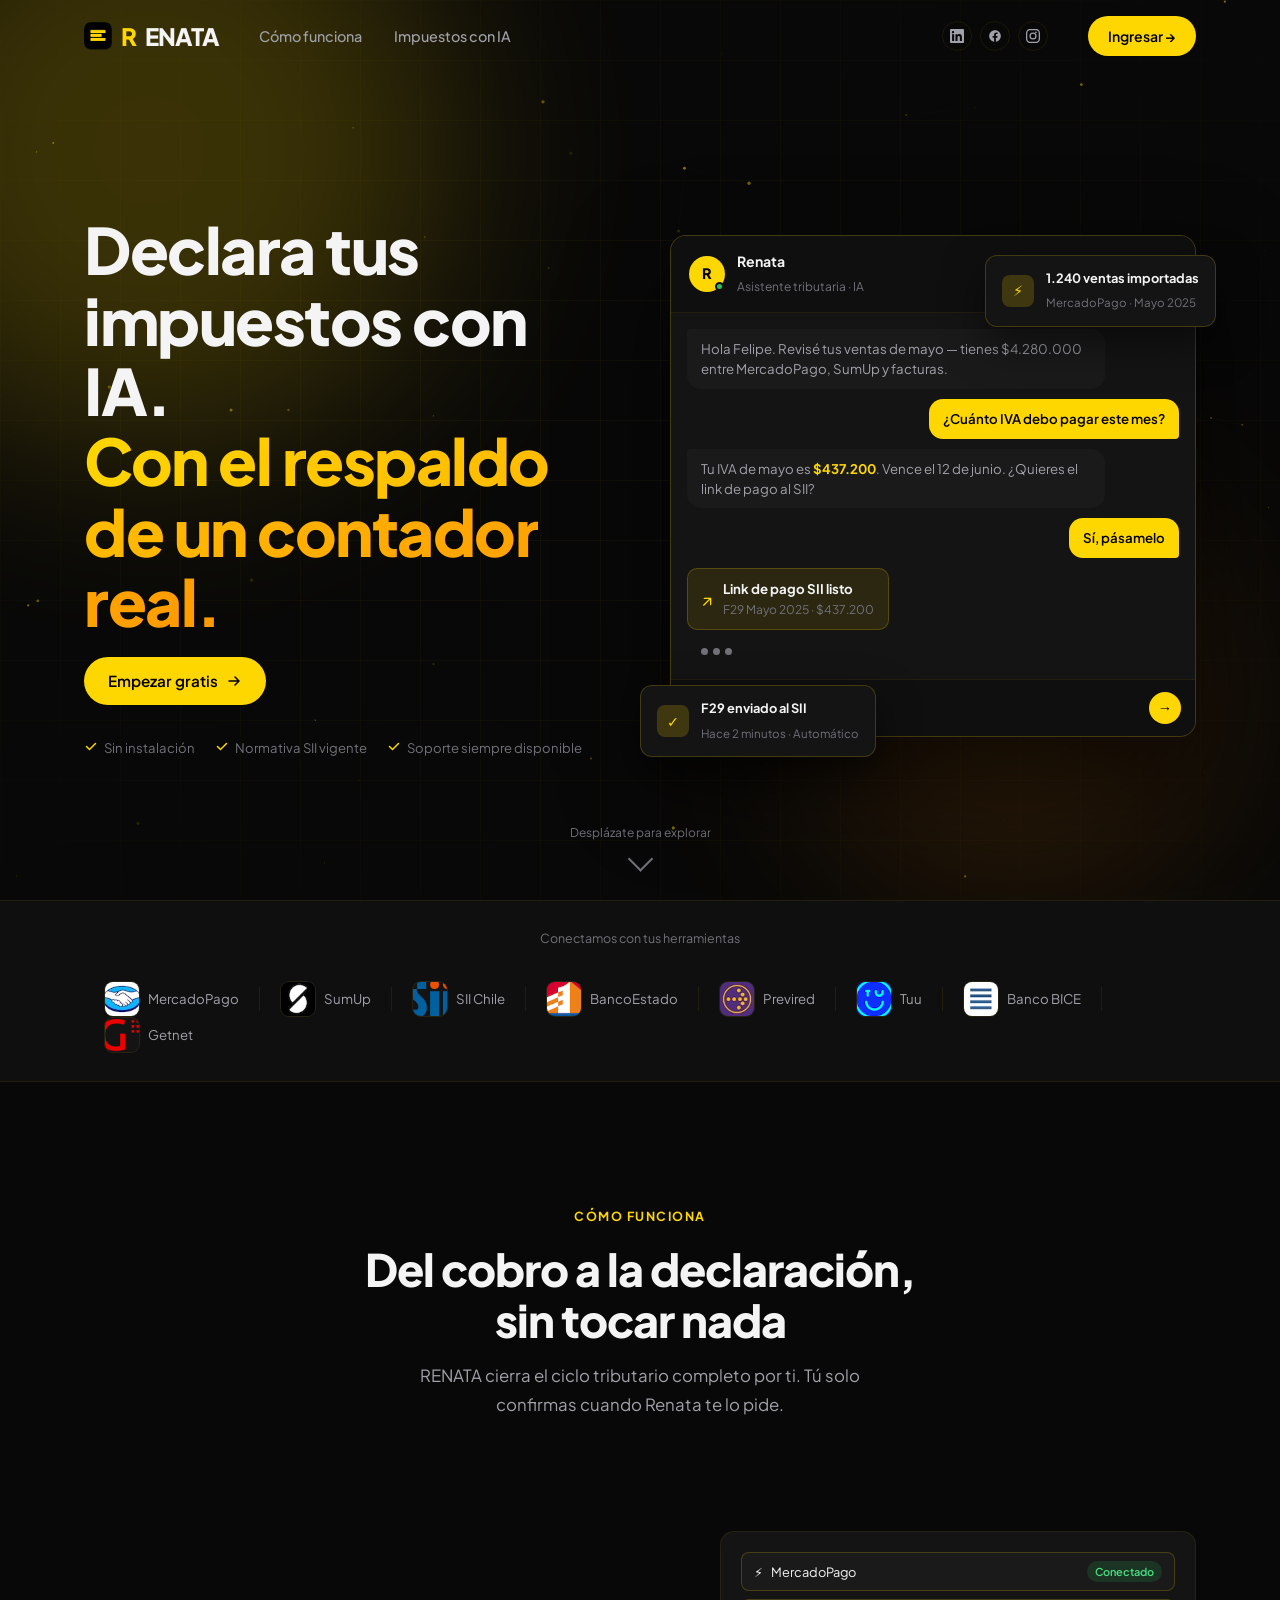
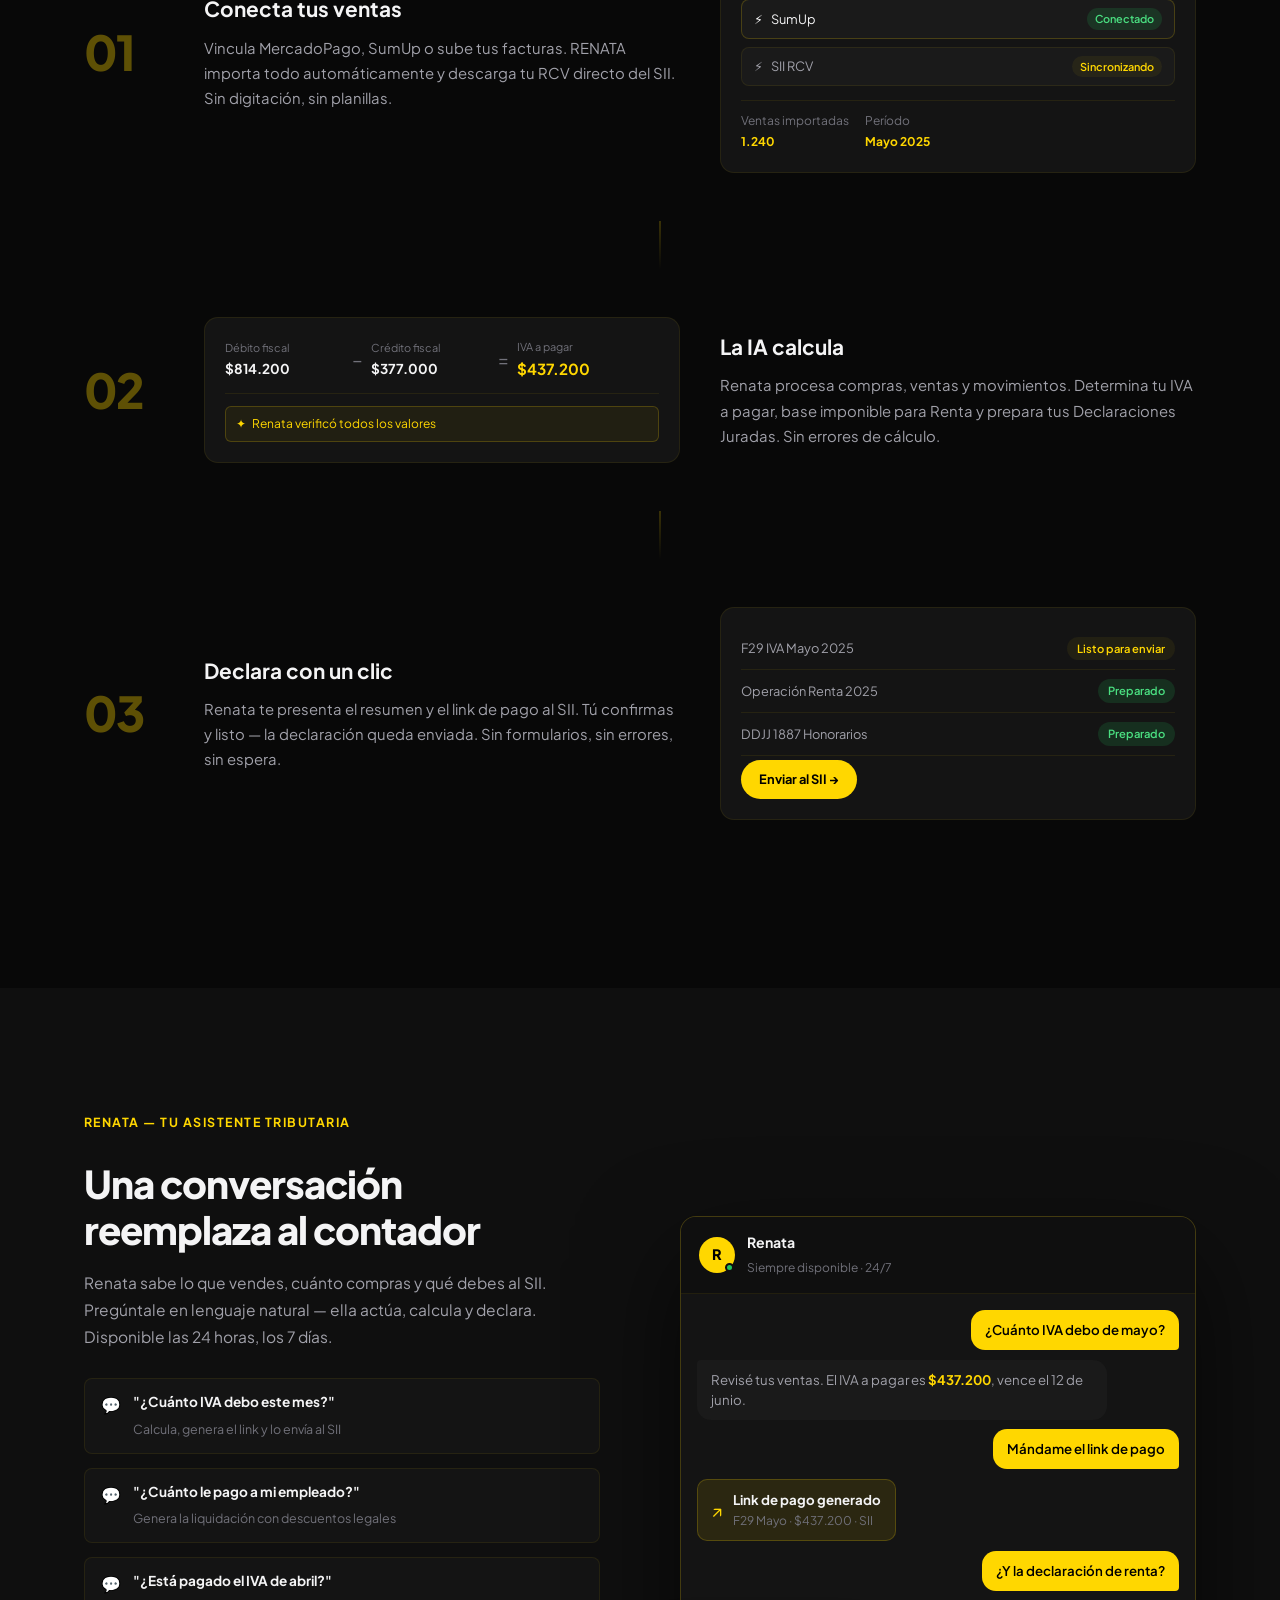
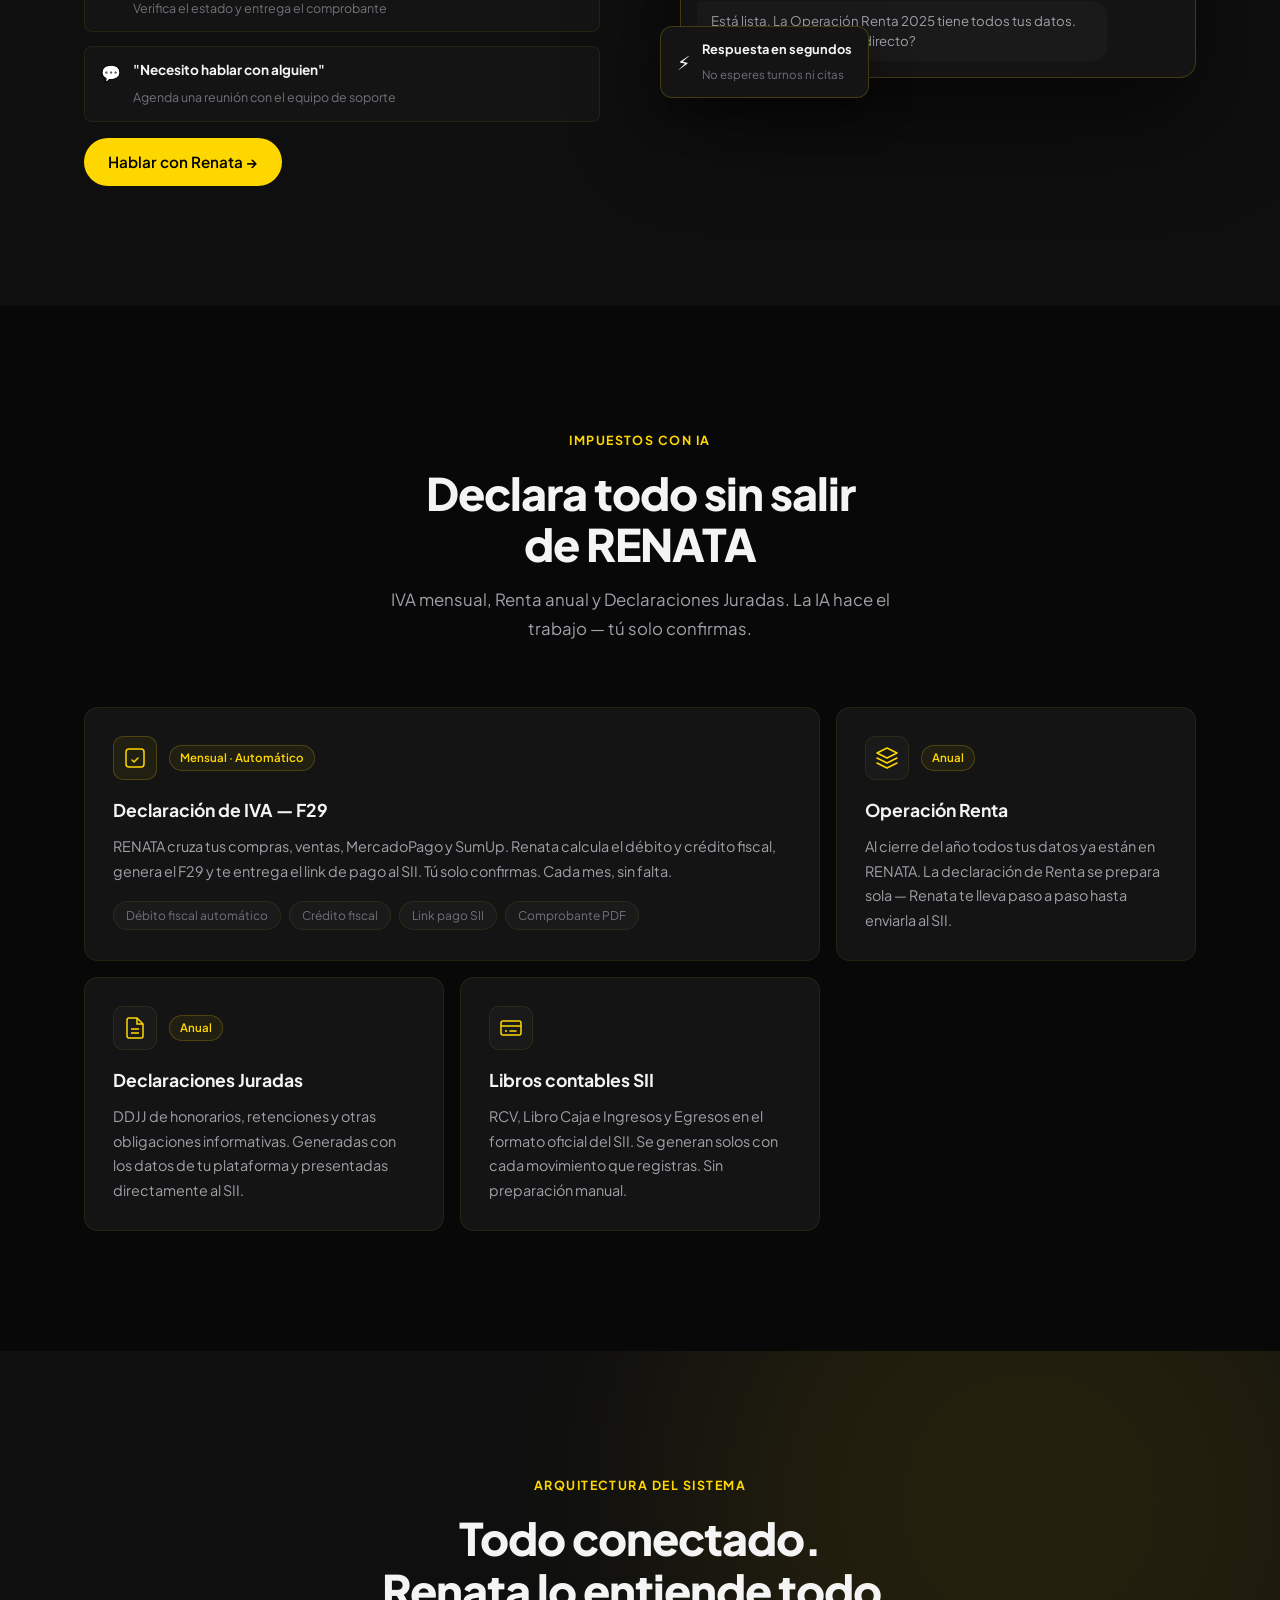
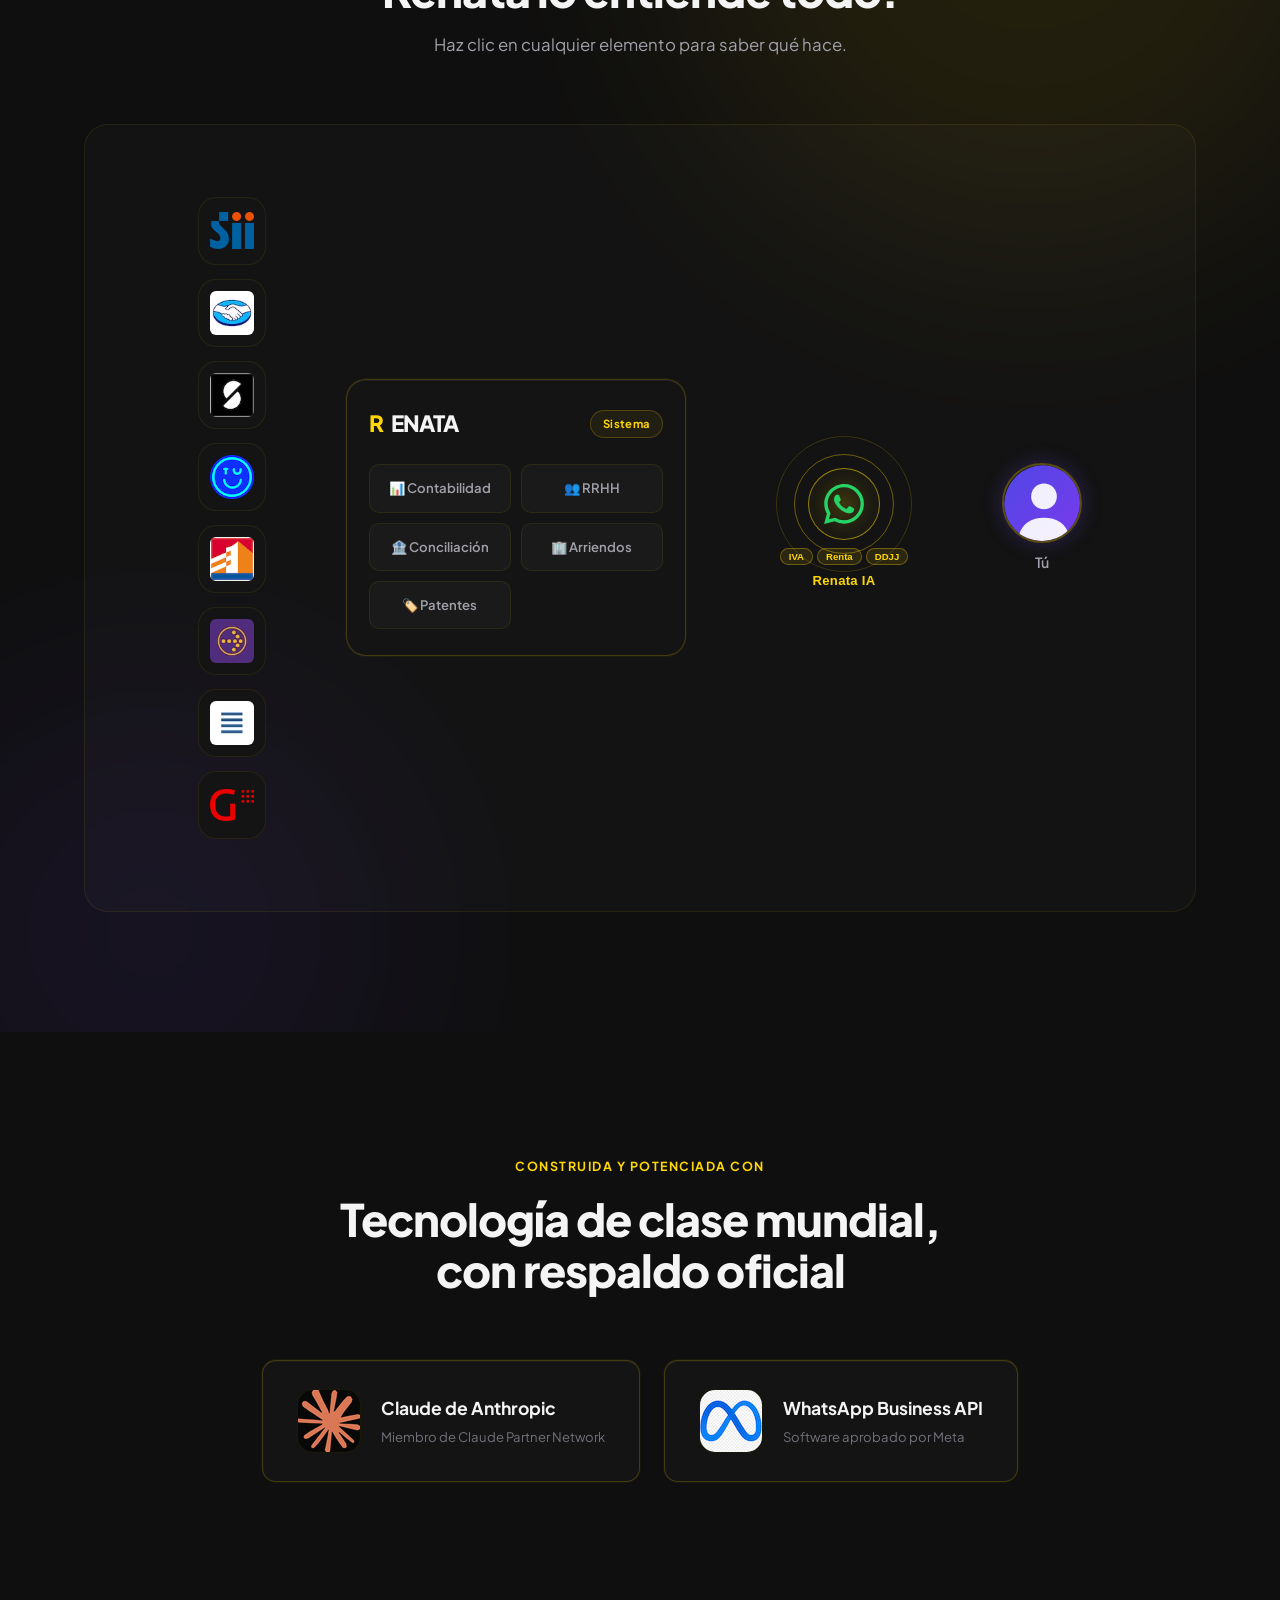
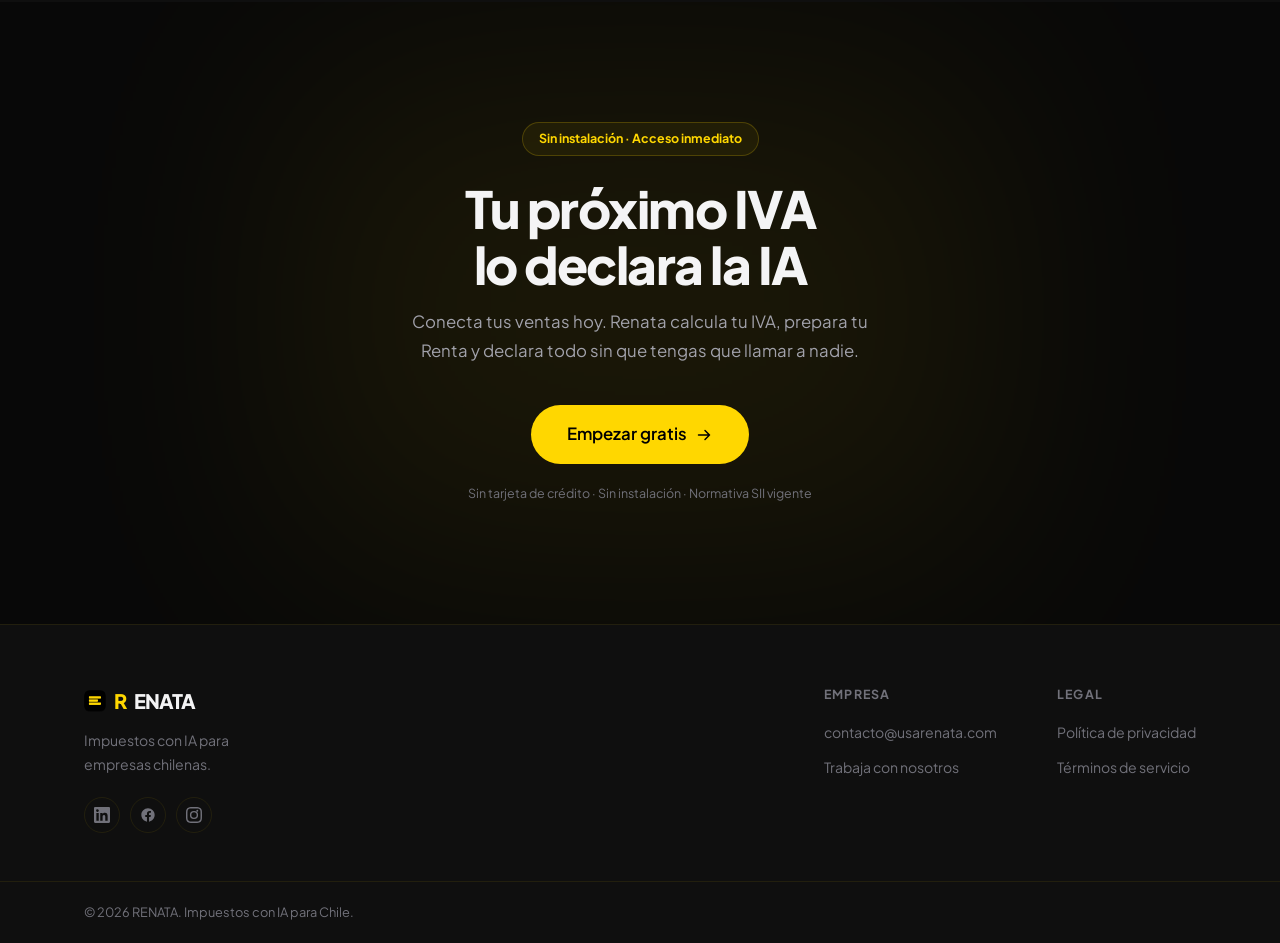
<file: index.html>
<!DOCTYPE html>
<html lang="es">
<head>
  <meta charset="UTF-8" />
  <meta name="viewport" content="width=device-width, initial-scale=1.0" />
  <title>RENATA — Declara tus impuestos con IA · Chile</title>

  <!-- ── SEO principal ── -->
  <meta name="description"  content="RENATA declara tu IVA, prepara tu Renta y presenta tus Declaraciones Juradas con IA. Sin contador. Integrado con SII, MercadoPago y SumUp." />
  <meta name="author"       content="RENATA · EFE Company" />
  <meta name="robots"       content="index, follow" />
  <meta name="theme-color"  content="#080808" />
  <link rel="canonical"     href="https://taxi.efecompany.cl/" />

  <!-- ── Open Graph (Facebook, LinkedIn, WhatsApp) ── -->
  <meta property="og:type"         content="website" />
  <meta property="og:locale"       content="es_CL" />
  <meta property="og:site_name"    content="RENATA" />
  <meta property="og:url"          content="https://taxi.efecompany.cl/" />
  <meta property="og:title"        content="RENATA — Declara tus impuestos con IA" />
  <meta property="og:description"  content="RENATA declara tu IVA, prepara tu Renta y presenta tus Declaraciones Juradas con IA. Sin contador. Integrado con SII, MercadoPago y SumUp." />
  <meta property="og:image"        content="https://taxi.efecompany.cl/og-image.png" />
  <meta property="og:image:width"  content="1200" />
  <meta property="og:image:height" content="630" />
  <meta property="og:image:alt"    content="RENATA — Impuestos con IA para Chile" />

  <!-- ── Twitter / X Card ── -->
  <meta name="twitter:card"        content="summary_large_image" />
  <meta name="twitter:title"       content="RENATA — Declara tus impuestos con IA" />
  <meta name="twitter:description" content="RENATA declara tu IVA, prepara tu Renta y presenta tus Declaraciones Juradas con IA. Sin contador. Integrado con SII, MercadoPago y SumUp." />
  <meta name="twitter:image"       content="https://taxi.efecompany.cl/og-image.png" />

  <!-- ── Favicon ── -->
  <link rel="icon"             href="icons/logo.ico" sizes="any" />
  <link rel="icon"             href="icons/logo.png" type="image/png" />
  <link rel="mask-icon"        href="icons/logo.svg" color="#ffd700" />
  <link rel="apple-touch-icon" href="icons/apple-touch-icon.png" />

  <!-- ── Datos estructurados (Schema.org) ── -->
  <script type="application/ld+json">
  {
    "@context": "https://schema.org",
    "@type": "SoftwareApplication",
    "name": "RENATA",
    "applicationCategory": "FinanceApplication",
    "operatingSystem": "Web",
    "url": "https://taxi.efecompany.cl/",
    "description": "RENATA declara tu IVA, prepara tu Renta y presenta tus Declaraciones Juradas con IA. Sin contador. Integrado con SII, MercadoPago y SumUp.",
    "inLanguage": "es-CL",
    "offers": {
      "@type": "Offer",
      "price": "0",
      "priceCurrency": "CLP"
    },
    "publisher": {
      "@type": "Organization",
      "name": "EFE Company",
      "url": "https://efecompany.cl"
    }
  }
  </script>

  <link rel="preconnect" href="https://fonts.googleapis.com" />
  <link rel="preconnect" href="https://fonts.gstatic.com" crossorigin />
  <link href="https://fonts.googleapis.com/css2?family=Plus+Jakarta+Sans:wght@300;400;500;600;700;800&display=swap" rel="stylesheet" />
  <link rel="stylesheet" href="styles.css?v=3" />
</head>
<body>

  <!-- NAV -->
  <nav class="nav" id="nav">
    <div class="nav-inner">
      <a href="#" class="logo">
        <img src="icons/logo.png" alt="" class="logo-icon" />
        <span class="logo-t">R</span><span class="logo-axi">ENATA</span>
      </a>
      <ul class="nav-links">
        <li><a href="#como-funciona">Cómo funciona</a></li>
        <li><a href="#impuestos">Impuestos con IA</a></li>
      </ul>
      <div class="nav-social">
        <a href="https://www.linkedin.com/company/renatacl/" class="nav-social-link" data-social="linkedin" aria-label="LinkedIn" target="_blank" rel="noopener"><svg viewBox="0 0 24 24" aria-hidden="true"><path d="M20.45 20.45h-3.56v-5.57c0-1.33-.03-3.04-1.85-3.04-1.86 0-2.14 1.45-2.14 2.94v5.67H9.36V9h3.41v1.56h.05c.48-.9 1.64-1.85 3.37-1.85 3.6 0 4.27 2.37 4.27 5.46v6.28ZM5.34 7.43a2.07 2.07 0 1 1 0-4.13 2.07 2.07 0 0 1 0 4.13ZM7.12 20.45H3.56V9h3.56v11.45ZM22.22 0H1.77C.79 0 0 .77 0 1.73v20.54C0 23.23.79 24 1.77 24h20.45c.98 0 1.78-.77 1.78-1.73V1.73C24 .77 23.2 0 22.22 0Z"/></svg></a>
        <a href="https://www.facebook.com/efecompanycl" class="nav-social-link" data-social="facebook" aria-label="Facebook" target="_blank" rel="noopener"><svg viewBox="0 0 24 24" aria-hidden="true"><path d="M22 12.06C22 6.5 17.52 2 12 2S2 6.5 2 12.06c0 5 3.66 9.16 8.44 9.94v-7.03H7.9v-2.91h2.54V9.85c0-2.51 1.49-3.9 3.77-3.9 1.09 0 2.24.2 2.24.2v2.46h-1.26c-1.24 0-1.63.77-1.63 1.56v1.87h2.78l-.44 2.91h-2.34v7.03C18.34 21.22 22 17.06 22 12.06Z"/></svg></a>
        <a href="https://www.instagram.com/airenata_/" class="nav-social-link" data-social="instagram" aria-label="Instagram" target="_blank" rel="noopener"><svg viewBox="0 0 24 24" aria-hidden="true"><path d="M12 2.16c3.2 0 3.58.01 4.85.07 1.17.05 1.8.24 2.22.4.56.22.96.48 1.38.9.42.42.68.82.9 1.38.16.42.35 1.05.4 2.22.06 1.27.07 1.65.07 4.85s-.01 3.58-.07 4.85c-.05 1.17-.24 1.8-.4 2.22-.22.56-.48.96-.9 1.38-.42.42-.82.68-1.38.9-.42.16-1.05.35-2.22.4-1.27.06-1.65.07-4.85.07s-3.58-.01-4.85-.07c-1.17-.05-1.8-.24-2.22-.4a3.7 3.7 0 0 1-1.38-.9 3.7 3.7 0 0 1-.9-1.38c-.16-.42-.35-1.05-.4-2.22-.06-1.27-.07-1.65-.07-4.85s.01-3.58.07-4.85c.05-1.17.24-1.8.4-2.22.22-.56.48-.96.9-1.38.42-.42.82-.68 1.38-.9.42-.16 1.05-.35 2.22-.4 1.27-.06 1.65-.07 4.85-.07M12 0C8.74 0 8.33.01 7.05.07c-1.28.06-2.15.26-2.91.56a5.87 5.87 0 0 0-2.13 1.38A5.87 5.87 0 0 0 .63 4.14c-.3.76-.5 1.63-.56 2.91C.01 8.33 0 8.74 0 12s.01 3.67.07 4.95c.06 1.28.26 2.15.56 2.91.3.79.71 1.46 1.38 2.13.66.66 1.33 1.07 2.12 1.37.76.3 1.63.5 2.91.56C8.33 23.99 8.74 24 12 24s3.67-.01 4.95-.07c1.28-.06 2.15-.26 2.91-.56a5.87 5.87 0 0 0 2.12-1.37 5.87 5.87 0 0 0 1.38-2.13c.3-.76.5-1.63.56-2.91.06-1.28.07-1.69.07-4.95s-.01-3.67-.07-4.95c-.06-1.28-.26-2.15-.56-2.91a5.61 5.61 0 0 0-1.37-2.12A5.87 5.87 0 0 0 19.86.63c-.76-.3-1.63-.5-2.91-.56C15.67.01 15.26 0 12 0Zm0 5.84A6.16 6.16 0 1 0 18.16 12 6.16 6.16 0 0 0 12 5.84Zm0 10.16A4 4 0 1 1 16 12a4 4 0 0 1-4 4Zm6.41-10.4a1.44 1.44 0 1 1-1.44-1.44 1.44 1.44 0 0 1 1.44 1.44Z"/></svg></a>
      </div>
      <a href="https://app.efecompany.cl/login" class="btn btn-nav" target="_blank" rel="noopener">Ingresar →</a>
      <button class="nav-toggle" id="navToggle" aria-label="Menu"><span></span><span></span><span></span></button>
    </div>
  </nav>

  <!-- HERO -->
  <section class="hero">
    <div class="hero-bg">
      <div class="hero-glow hero-glow--1"></div>
      <div class="hero-glow hero-glow--2"></div>
      <div class="hero-grid"></div>
      <div class="hero-particles" id="particles"></div>
    </div>

    <div class="container hero-inner">
      <div class="hero-text">
        <h1 class="hero-h1 reveal-up" style="--delay:.1s">
          Declara tus<br />impuestos con IA.<br />
          <span class="text-gradient">Con el respaldo de un contador real.</span>
        </h1>
        <div class="hero-actions reveal-up" style="--delay:.3s">
          <a href="https://cal.com/fernolds/30min" class="btn btn-primary" target="_blank" rel="noopener">
            Empezar gratis
            <svg width="16" height="16" viewBox="0 0 16 16" fill="none"><path d="M3 8h10M9 4l4 4-4 4" stroke="currentColor" stroke-width="1.5" stroke-linecap="round" stroke-linejoin="round"/></svg>
          </a>
        </div>
        <div class="hero-trust reveal-up" style="--delay:.4s">
          <div class="trust-item">
            <svg width="14" height="14" viewBox="0 0 14 14" fill="none"><path d="M11.5 3.5L5.5 9.5 2.5 6.5" stroke="#ffd700" stroke-width="1.5" stroke-linecap="round" stroke-linejoin="round"/></svg>
            Sin instalación
          </div>
          <div class="trust-item">
            <svg width="14" height="14" viewBox="0 0 14 14" fill="none"><path d="M11.5 3.5L5.5 9.5 2.5 6.5" stroke="#ffd700" stroke-width="1.5" stroke-linecap="round" stroke-linejoin="round"/></svg>
            Normativa SII vigente
          </div>
          <div class="trust-item">
            <svg width="14" height="14" viewBox="0 0 14 14" fill="none"><path d="M11.5 3.5L5.5 9.5 2.5 6.5" stroke="#ffd700" stroke-width="1.5" stroke-linecap="round" stroke-linejoin="round"/></svg>
            Soporte siempre disponible
          </div>
        </div>
      </div>

      <!-- CHAT MOCK -->
      <div class="hero-visual reveal-right" style="--delay:.2s">
        <div class="chat-mock">
          <div class="chat-topbar">
            <div class="chat-avatar"><span class="chat-avatar-initial">R</span><span class="chat-status-dot"></span></div>
            <div class="chat-meta"><strong>Renata</strong><span>Asistente tributaria · IA</span></div>
          </div>
          <div class="chat-body">
            <div class="chat-msg chat-msg--bot">
              Hola Felipe. Revisé tus ventas de mayo — tienes $4.280.000 entre MercadoPago, SumUp y facturas.
            </div>
            <div class="chat-msg chat-msg--user">¿Cuánto IVA debo pagar este mes?</div>
            <div class="chat-msg chat-msg--bot">
              Tu IVA de mayo es <strong>$437.200</strong>. Vence el 12 de junio. ¿Quieres el link de pago al SII?
            </div>
            <div class="chat-msg chat-msg--user">Sí, pásamelo</div>
            <div class="chat-msg chat-msg--bot chat-msg--action">
              <span class="chat-link-icon">↗</span>
              <div><strong>Link de pago SII listo</strong><span>F29 Mayo 2025 · $437.200</span></div>
            </div>
            <div class="chat-typing"><span></span><span></span><span></span></div>
          </div>
          <div class="chat-input-bar">
            <div class="chat-input-fake">Pregúntale a Renata...</div>
            <button class="chat-send">→</button>
          </div>
        </div>
        <div class="float-card float-card--1">
          <div class="fc-icon">✓</div>
          <div class="fc-text"><strong>F29 enviado al SII</strong><span>Hace 2 minutos · Automático</span></div>
        </div>
        <div class="float-card float-card--2">
          <div class="fc-icon">⚡</div>
          <div class="fc-text"><strong>1.240 ventas importadas</strong><span>MercadoPago · Mayo 2025</span></div>
        </div>
      </div>
    </div>

    <div class="hero-scroll-hint">
      <span>Desplázate para explorar</span>
      <div class="scroll-arrow"></div>
    </div>
  </section>

  <!-- INTEGRATIONS BAR -->
  <section class="integrations-bar">
    <div class="container integrations-inner">
      <span class="int-label">Conectamos con tus herramientas</span>
      <div class="int-logos">
        <div class="int-logo">
          <div class="int-logo-icon">
            <img class="fc-logo-img" src="icons/mercadopago.png" alt="MercadoPago" data-webfb="https://www.google.com/s2/favicons?domain=mercadopago.cl&sz=64">
            <span class="fc-logo-txt" style="background:#00b1ea">MP</span>
          </div>
          <span>MercadoPago</span>
        </div>
        <div class="int-divider"></div>
        <div class="int-logo">
          <div class="int-logo-icon">
            <img class="fc-logo-img" src="icons/sumup.png" alt="SumUp" data-webfb="https://www.google.com/s2/favicons?domain=sumup.com&sz=64">
            <span class="fc-logo-txt" style="background:#111;border:1px solid rgba(255,215,0,.4)">SU</span>
          </div>
          <span>SumUp</span>
        </div>
        <div class="int-divider"></div>
        <div class="int-logo">
          <div class="int-logo-icon">
            <img class="fc-logo-img" src="icons/sii.png" alt="SII Chile" data-webfb="https://www.google.com/s2/favicons?domain=sii.cl&sz=64">
            <span class="fc-logo-txt" style="background:#1a4a2e">SII</span>
          </div>
          <span>SII Chile</span>
        </div>
        <div class="int-divider"></div>
        <div class="int-logo">
          <div class="int-logo-icon">
            <img class="fc-logo-img" src="icons/bancoestado.png" alt="BancoEstado" data-webfb="https://www.google.com/s2/favicons?domain=bancoestado.cl&sz=64">
            <span class="fc-logo-txt" style="background:#003d7a">BE</span>
          </div>
          <span>BancoEstado</span>
        </div>
        <div class="int-divider"></div>
        <div class="int-logo">
          <div class="int-logo-icon">
            <img class="fc-logo-img" src="icons/previred.png" alt="Previred" data-webfb="https://www.google.com/s2/favicons?domain=previred.com&sz=64">
            <span class="fc-logo-txt" style="background:#c8102e">PV</span>
          </div>
          <span>Previred</span>
        </div>
        <div class="int-divider"></div>
        <div class="int-logo">
          <div class="int-logo-icon">
            <img class="fc-logo-img" src="icons/tuu.png" alt="Tuu" data-webfb="https://www.google.com/s2/favicons?domain=tuu.cl&sz=64">
            <span class="fc-logo-txt" style="background:#7c3aed">tuu</span>
          </div>
          <span>Tuu</span>
        </div>
        <div class="int-divider"></div>
        <div class="int-logo">
          <div class="int-logo-icon">
            <img class="fc-logo-img" src="icons/bancobice.png" alt="Banco BICE" data-webfb="https://www.google.com/s2/favicons?domain=bice.cl&sz=64">
            <span class="fc-logo-txt" style="background:#1e4d8b">BB</span>
          </div>
          <span>Banco BICE</span>
        </div>
        <div class="int-divider"></div>
        <div class="int-logo">
          <div class="int-logo-icon">
            <img class="fc-logo-img" src="icons/getnet.png" alt="Getnet" data-webfb="https://www.google.com/s2/favicons?domain=getnet.cl&sz=64">
            <span class="fc-logo-txt" style="background:#e4002b">GN</span>
          </div>
          <span>Getnet</span>
        </div>
      </div>
    </div>
  </section>

  <!-- COMO FUNCIONA -->
  <section class="how" id="como-funciona">
    <div class="container">
      <div class="section-header">
        <div class="section-label reveal-up">Cómo funciona</div>
        <h2 class="section-h2 reveal-up" style="--delay:.1s">
          Del cobro a la declaración,<br />sin tocar nada
        </h2>
        <p class="section-sub reveal-up" style="--delay:.2s">
          RENATA cierra el ciclo tributario completo por ti.
          Tú solo confirmas cuando Renata te lo pide.
        </p>
      </div>

      <div class="how-steps">

        <div class="how-step reveal-up">
          <div class="step-number">01</div>
          <div class="step-content">
            <h3>Conecta tus ventas</h3>
            <p>Vincula MercadoPago, SumUp o sube tus facturas. RENATA importa todo automáticamente y descarga tu RCV directo del SII. Sin digitación, sin planillas.</p>
          </div>
          <div class="step-visual">
            <div class="step-mock">
              <div class="sm-connect-row">
                <div class="sm-connect-item sm-connect-item--active"><span>⚡</span>MercadoPago<div class="sm-connect-badge">Conectado</div></div>
                <div class="sm-connect-item sm-connect-item--active"><span>⚡</span>SumUp<div class="sm-connect-badge">Conectado</div></div>
                <div class="sm-connect-item"><span>⚡</span>SII RCV<div class="sm-connect-badge sm-connect-badge--pending">Sincronizando</div></div>
              </div>
              <div class="sm-stats-mini">
                <div><span>Ventas importadas</span><strong>1.240</strong></div>
                <div><span>Período</span><strong>Mayo 2025</strong></div>
              </div>
            </div>
          </div>
        </div>

        <div class="how-connector reveal-up" style="--delay:.1s"><div class="connector-line"></div></div>

        <div class="how-step how-step--reverse reveal-up" style="--delay:.1s">
          <div class="step-number">02</div>
          <div class="step-content">
            <h3>La IA calcula</h3>
            <p>Renata procesa compras, ventas y movimientos. Determina tu IVA a pagar, base imponible para Renta y prepara tus Declaraciones Juradas. Sin errores de cálculo.</p>
          </div>
          <div class="step-visual">
            <div class="step-mock">
              <div class="sm-calc-row">
                <div class="sm-calc-item">
                  <span class="sm-calc-label">Débito fiscal</span>
                  <span class="sm-calc-value">$814.200</span>
                </div>
                <div class="sm-calc-op">−</div>
                <div class="sm-calc-item">
                  <span class="sm-calc-label">Crédito fiscal</span>
                  <span class="sm-calc-value">$377.000</span>
                </div>
                <div class="sm-calc-op">=</div>
                <div class="sm-calc-item sm-calc-item--result">
                  <span class="sm-calc-label">IVA a pagar</span>
                  <span class="sm-calc-value sm-calc-value--yellow">$437.200</span>
                </div>
              </div>
              <div class="sm-ai-row"><span>✦</span> Renata verificó todos los valores</div>
            </div>
          </div>
        </div>

        <div class="how-connector reveal-up" style="--delay:.2s"><div class="connector-line"></div></div>

        <div class="how-step reveal-up" style="--delay:.2s">
          <div class="step-number">03</div>
          <div class="step-content">
            <h3>Declara con un clic</h3>
            <p>Renata te presenta el resumen y el link de pago al SII. Tú confirmas y listo — la declaración queda enviada. Sin formularios, sin errores, sin espera.</p>
          </div>
          <div class="step-visual">
            <div class="step-mock">
              <div class="sm-report-row">
                <div class="sm-report-label">F29 IVA Mayo 2025</div>
                <div class="sm-report-badge sm-report-badge--yellow">Listo para enviar</div>
              </div>
              <div class="sm-report-row">
                <div class="sm-report-label">Operación Renta 2025</div>
                <div class="sm-report-badge">Preparado</div>
              </div>
              <div class="sm-report-row">
                <div class="sm-report-label">DDJJ 1887 Honorarios</div>
                <div class="sm-report-badge">Preparado</div>
              </div>
              <div class="sm-btn">Enviar al SII →</div>
            </div>
          </div>
        </div>

      </div>
    </div>
  </section>

  <!-- RENATA -->
  <section class="renata-section" id="impuestos">
    <div class="container renata-inner">
      <div class="renata-text reveal-left">
        <div class="section-label">Renata — Tu asistente tributaria</div>
        <h2>Una conversación<br />reemplaza al contador</h2>
        <p>
          Renata sabe lo que vendes, cuánto compras y qué debes al SII.
          Pregúntale en lenguaje natural — ella actúa, calcula y declara.
          Disponible las 24 horas, los 7 días.
        </p>
        <div class="renata-capabilities">
          <div class="renata-cap">
            <div class="renata-cap-icon">💬</div>
            <div><strong>"¿Cuánto IVA debo este mes?"</strong><span>Calcula, genera el link y lo envía al SII</span></div>
          </div>
          <div class="renata-cap">
            <div class="renata-cap-icon">💬</div>
            <div><strong>"¿Cuánto le pago a mi empleado?"</strong><span>Genera la liquidación con descuentos legales</span></div>
          </div>
          <div class="renata-cap">
            <div class="renata-cap-icon">💬</div>
            <div><strong>"¿Está pagado el IVA de abril?"</strong><span>Verifica el estado y entrega el comprobante</span></div>
          </div>
          <div class="renata-cap">
            <div class="renata-cap-icon">💬</div>
            <div><strong>"Necesito hablar con alguien"</strong><span>Agenda una reunión con el equipo de soporte</span></div>
          </div>
        </div>
        <a href="https://renata.efecompany.cl/" class="btn btn-primary" target="_blank" rel="noopener">
          Hablar con Renata →
        </a>
      </div>
      <div class="renata-visual reveal-right" style="--delay:.1s">
        <div class="renata-chat">
          <div class="chat-topbar">
            <div class="chat-avatar"><span class="chat-avatar-initial">R</span><span class="chat-status-dot"></span></div>
            <div class="chat-meta"><strong>Renata</strong><span>Siempre disponible · 24/7</span></div>
          </div>
          <div class="chat-body renata-chat-body">
            <div class="chat-msg chat-msg--user">¿Cuánto IVA debo de mayo?</div>
            <div class="chat-msg chat-msg--bot">Revisé tus ventas. El IVA a pagar es <strong>$437.200</strong>, vence el 12 de junio.</div>
            <div class="chat-msg chat-msg--user">Mándame el link de pago</div>
            <div class="chat-msg chat-msg--bot chat-msg--action">
              <span class="chat-link-icon">↗</span>
              <div><strong>Link de pago generado</strong><span>F29 Mayo · $437.200 · SII</span></div>
            </div>
            <div class="chat-msg chat-msg--user">¿Y la declaración de renta?</div>
            <div class="chat-msg chat-msg--bot">Está lista. La Operación Renta 2025 tiene todos tus datos. ¿La revisamos o la envío directo?</div>
          </div>
        </div>
        <!-- Floating metric -->
        <div class="renata-metric">
          <div class="rm-icon">⚡</div>
          <div class="rm-text">
            <strong>Respuesta en segundos</strong>
            <span>No esperes turnos ni citas</span>
          </div>
        </div>
      </div>
    </div>
  </section>

  <!-- IMPUESTOS CON IA -->
  <section class="features">
    <div class="container">
      <div class="section-header">
        <div class="section-label reveal-up">Impuestos con IA</div>
        <h2 class="section-h2 reveal-up" style="--delay:.1s">
          Declara todo sin salir<br />de RENATA
        </h2>
        <p class="section-sub reveal-up" style="--delay:.2s">
          IVA mensual, Renta anual y Declaraciones Juradas.
          La IA hace el trabajo — tú solo confirmas.
        </p>
      </div>

      <div class="features-grid">

        <div class="feature-card feature-card--wide reveal-up">
          <div class="fc-header">
            <div class="fc-icon-box fc-icon-box--yellow">
              <svg width="24" height="24" viewBox="0 0 24 24" fill="none"><path d="M9 14l2 2 4-4" stroke="#ffd700" stroke-width="1.5" stroke-linecap="round" stroke-linejoin="round"/><rect x="3" y="3" width="18" height="18" rx="3" stroke="#ffd700" stroke-width="1.5"/></svg>
            </div>
            <div class="fc-tag">Mensual · Automático</div>
          </div>
          <h3>Declaración de IVA — F29</h3>
          <p>RENATA cruza tus compras, ventas, MercadoPago y SumUp. Renata calcula el débito y crédito fiscal, genera el F29 y te entrega el link de pago al SII. Tú solo confirmas. Cada mes, sin falta.</p>
          <div class="fc-pills">
            <span>Débito fiscal automático</span>
            <span>Crédito fiscal</span>
            <span>Link pago SII</span>
            <span>Comprobante PDF</span>
          </div>
        </div>

        <div class="feature-card reveal-up" style="--delay:.1s">
          <div class="fc-header">
            <div class="fc-icon-box">
              <svg width="24" height="24" viewBox="0 0 24 24" fill="none"><path d="M12 2L2 7l10 5 10-5-10-5zM2 17l10 5 10-5M2 12l10 5 10-5" stroke="#ffd700" stroke-width="1.5" stroke-linecap="round" stroke-linejoin="round"/></svg>
            </div>
            <div class="fc-tag">Anual</div>
          </div>
          <h3>Operación Renta</h3>
          <p>Al cierre del año todos tus datos ya están en RENATA. La declaración de Renta se prepara sola — Renata te lleva paso a paso hasta enviarla al SII.</p>
        </div>

        <div class="feature-card reveal-up" style="--delay:.15s">
          <div class="fc-header">
            <div class="fc-icon-box">
              <svg width="24" height="24" viewBox="0 0 24 24" fill="none"><path d="M14 2H6a2 2 0 00-2 2v16a2 2 0 002 2h12a2 2 0 002-2V8z" stroke="#ffd700" stroke-width="1.5"/><polyline points="14 2 14 8 20 8" stroke="#ffd700" stroke-width="1.5"/><line x1="16" y1="13" x2="8" y2="13" stroke="#ffd700" stroke-width="1.5"/><line x1="16" y1="17" x2="8" y2="17" stroke="#ffd700" stroke-width="1.5"/></svg>
            </div>
            <div class="fc-tag">Anual</div>
          </div>
          <h3>Declaraciones Juradas</h3>
          <p>DDJJ de honorarios, retenciones y otras obligaciones informativas. Generadas con los datos de tu plataforma y presentadas directamente al SII.</p>
        </div>

        <div class="feature-card reveal-up" style="--delay:.1s">
          <div class="fc-header">
            <div class="fc-icon-box">
              <svg width="24" height="24" viewBox="0 0 24 24" fill="none"><rect x="2" y="5" width="20" height="14" rx="2" stroke="#ffd700" stroke-width="1.5"/><path d="M2 10h20" stroke="#ffd700" stroke-width="1.5"/><circle cx="7" cy="15" r="1" fill="#ffd700"/><path d="M11 15h6" stroke="#ffd700" stroke-width="1.5" stroke-linecap="round"/></svg>
            </div>
          </div>
          <h3>Libros contables SII</h3>
          <p>RCV, Libro Caja e Ingresos y Egresos en el formato oficial del SII. Se generan solos con cada movimiento que registras. Sin preparación manual.</p>
        </div>

      </div>
    </div>
  </section>

  <!-- FLOWCHART -->
  <section class="flow-section" id="modulos">
    <div class="flow-bg">
      <div class="flow-orb flow-orb--1"></div>
      <div class="flow-orb flow-orb--2"></div>
    </div>
    <div class="container">
      <div class="section-header">
        <div class="section-label reveal-up">Arquitectura del sistema</div>
        <h2 class="section-h2 reveal-up" style="--delay:.1s">
          Todo conectado.<br />Renata lo entiende todo.
        </h2>
        <p class="section-sub reveal-up" style="--delay:.2s">
          Haz clic en cualquier elemento para saber qué hace.
        </p>
      </div>
      <!-- FLOWCHART DIAGRAM -->
      <div class="fc-diagram reveal-up" id="fcDiagram" style="--delay:.3s">
        <svg class="fc-svg" id="fcSvg" aria-hidden="true"></svg>

        <!-- LEFT: Source icons only (drop brand files into /icons/ to override) -->
        <div class="fc-col fc-col--sources">
          <button class="fc-src-icon" id="src-sii" data-fc="sii" title="SII Chile">
            <img class="fc-logo-img" src="icons/sii.png" alt="SII Chile"
                 data-webfb="https://www.google.com/s2/favicons?domain=sii.cl&sz=64">
            <span class="fc-logo-txt" style="background:#1a4a2e">Sii</span>
          </button>
          <button class="fc-src-icon" id="src-mp" data-fc="mp" title="MercadoPago">
            <img class="fc-logo-img" src="icons/mercadopago.png" alt="MercadoPago"
                 data-webfb="https://www.google.com/s2/favicons?domain=mercadopago.cl&sz=64">
            <span class="fc-logo-txt" style="background:#00b1ea">MP</span>
          </button>
          <button class="fc-src-icon" id="src-sumup" data-fc="sumup" title="SumUp">
            <img class="fc-logo-img" src="icons/sumup.png" alt="SumUp"
                 data-webfb="https://www.google.com/s2/favicons?domain=sumup.com&sz=64">
            <span class="fc-logo-txt" style="background:#111;border:1px solid rgba(255,215,0,.4)">SU</span>
          </button>
          <button class="fc-src-icon" id="src-tuu" data-fc="tuu" title="Tuu">
            <img class="fc-logo-img" src="icons/tuu.png" alt="Tuu"
                 data-webfb="https://www.google.com/s2/favicons?domain=tuu.cl&sz=64">
            <span class="fc-logo-txt" style="background:#7c3aed">tuu</span>
          </button>
          <button class="fc-src-icon" id="src-banco" data-fc="banco" title="BancoEstado">
            <img class="fc-logo-img" src="icons/bancoestado.png" alt="BancoEstado"
                 data-webfb="https://www.google.com/s2/favicons?domain=bancoestado.cl&sz=64">
            <span class="fc-logo-txt" style="background:#003d7a">BE</span>
          </button>
          <button class="fc-src-icon" id="src-previred" data-fc="previred" title="Previred">
            <img class="fc-logo-img" src="icons/previred.png" alt="Previred"
                 data-webfb="https://www.google.com/s2/favicons?domain=previred.com&sz=64">
            <span class="fc-logo-txt" style="background:#c8102e">PV</span>
          </button>
          <button class="fc-src-icon" id="src-bancobice" data-fc="bancobice" title="Banco BICE">
            <img class="fc-logo-img" src="icons/bancobice.png" alt="Banco BICE"
                 data-webfb="https://www.google.com/s2/favicons?domain=bice.cl&sz=64">
            <span class="fc-logo-txt" style="background:#1e4d8b">BB</span>
          </button>
          <button class="fc-src-icon" id="src-getnet" data-fc="getnet" title="Getnet">
            <img class="fc-logo-img" src="icons/getnet.png" alt="Getnet"
                 data-webfb="https://www.google.com/s2/favicons?domain=getnet.cl&sz=64">
            <span class="fc-logo-txt" style="background:#e4002b">GN</span>
          </button>
        </div>

        <!-- CENTER: RENATA system box -->
        <div class="fc-taxi-box" id="fcTaxiBox" data-fc="taxi">
          <div class="fc-taxi-header">
            <span class="logo-t">R</span><span class="logo-axi">ENATA</span>
            <span class="fc-taxi-tag">Sistema</span>
          </div>
          <div class="fc-modules-wrap">
            <button class="fc-mod" data-fc="contabilidad">📊 Contabilidad</button>
            <button class="fc-mod" data-fc="rrhh">👥 RRHH</button>
            <button class="fc-mod" data-fc="conciliacion">🏦 Conciliación</button>
            <button class="fc-mod" data-fc="arriendos">🏢 Arriendos</button>
            <button class="fc-mod" data-fc="patentes">🏷️ Patentes</button>
          </div>
        </div>

        <!-- RIGHT: Renata brain -->
        <button class="fc-renata-node" id="fcRenata" data-fc="renata">
          <div class="fc-renata-ring fc-renata-ring--1"></div>
          <div class="fc-renata-ring fc-renata-ring--2"></div>
          <div class="fc-renata-core">
            <svg class="fc-renata-icon-svg" width="40" height="40" viewBox="0 0 24 24" fill="#25D366">
              <path d="M17.472 14.382c-.297-.149-1.758-.867-2.03-.967-.273-.099-.471-.148-.67.15-.197.297-.767.966-.94 1.164-.173.199-.347.223-.644.075-.297-.15-1.255-.463-2.39-1.475-.883-.788-1.48-1.761-1.653-2.059-.173-.297-.018-.458.13-.606.134-.133.298-.347.446-.52.149-.174.198-.298.298-.497.099-.198.05-.371-.025-.52-.075-.149-.669-1.612-.916-2.207-.242-.579-.487-.5-.669-.51-.173-.008-.371-.01-.57-.01-.198 0-.52.074-.792.372-.272.297-1.04 1.016-1.04 2.479 0 1.462 1.065 2.875 1.213 3.074.149.198 2.096 3.2 5.077 4.487.709.306 1.262.489 1.694.625.712.227 1.36.195 1.871.118.571-.085 1.758-.719 2.006-1.413.248-.694.248-1.289.173-1.413-.074-.124-.272-.198-.57-.347m-5.421 7.403h-.004a9.87 9.87 0 01-5.031-1.378l-.361-.214-3.741.982.998-3.648-.235-.374a9.86 9.86 0 01-1.51-5.26c.001-5.45 4.436-9.884 9.888-9.884 2.64 0 5.122 1.03 6.988 2.898a9.825 9.825 0 012.893 6.994c-.003 5.45-4.437 9.884-9.885 9.884m8.413-18.297A11.815 11.815 0 0012.05 0C5.495 0 .16 5.335.157 11.892c0 2.096.547 4.142 1.588 5.945L.057 24l6.305-1.654a11.882 11.882 0 005.683 1.448h.005c6.554 0 11.89-5.335 11.893-11.893a11.821 11.821 0 00-3.48-8.413"/>
            </svg>
          </div>
          <div class="fc-renata-badges">
            <span>IVA</span><span>Renta</span><span>DDJJ</span>
          </div>
          <span class="fc-renata-label">Renata IA</span>
        </button>

        <!-- FAR RIGHT: User avatar -->
        <div class="fc-user-node" id="fcUser">
          <div class="fc-user-avatar">
            <svg width="80" height="80" viewBox="0 0 56 56" fill="none" xmlns="http://www.w3.org/2000/svg">
              <defs>
                <linearGradient id="fc-av-bg" x1="0" y1="0" x2="56" y2="56" gradientUnits="userSpaceOnUse">
                  <stop offset="0%" stop-color="#4f46e5"/>
                  <stop offset="100%" stop-color="#7c3aed"/>
                </linearGradient>
                <clipPath id="fc-av-clip"><circle cx="28" cy="28" r="28"/></clipPath>
              </defs>
              <!-- fondo -->
              <circle cx="28" cy="28" r="28" fill="url(#fc-av-bg)"/>
              <!-- icono de persona -->
              <circle cx="28" cy="22" r="9" fill="#fff" opacity=".92"/>
              <path d="M10 54c0-11.5 8-17 18-17s18 5.5 18 17" fill="#fff" opacity=".92" clip-path="url(#fc-av-clip)"/>
            </svg>
          </div>
          <span>Tú</span>
        </div>
      </div>


    </div>
  </section>

  <!-- POWERED BY -->
  <section class="powered-by">
    <div class="container">
      <div class="section-header">
        <div class="section-label reveal-up">Construida y potenciada con</div>
        <h2 class="section-h2 reveal-up" style="--delay:.1s">
          Tecnología de clase mundial,<br />con respaldo oficial
        </h2>
      </div>
      <div class="powered-logos">
        <div class="powered-card reveal-up">
          <div class="powered-card-icon">
            <img class="fc-logo-img" src="icons/claude.png" alt="Claude de Anthropic" data-webfb="https://www.google.com/s2/favicons?domain=anthropic.com&sz=128">
            <span class="fc-logo-txt" style="background:#d97757">C</span>
          </div>
          <div class="powered-card-text">
            <strong>Claude de Anthropic</strong>
            <span>Miembro de Claude Partner Network</span>
          </div>
        </div>
        <div class="powered-card reveal-up" style="--delay:.1s">
          <div class="powered-card-icon">
            <img class="fc-logo-img" src="icons/meta.png" alt="Meta" data-webfb="https://www.google.com/s2/favicons?domain=meta.com&sz=128">
            <span class="fc-logo-txt" style="background:#0866ff">M</span>
          </div>
          <div class="powered-card-text">
            <strong>WhatsApp Business API</strong>
            <span>Software aprobado por Meta</span>
          </div>
        </div>
      </div>
    </div>
  </section>

  <!-- CTA FINAL -->
  <section class="cta-section">
    <div class="cta-bg"><div class="cta-glow"></div></div>
    <div class="container cta-inner">
      <div class="cta-badge reveal-up">Sin instalación · Acceso inmediato</div>
      <h2 class="cta-h2 reveal-up" style="--delay:.1s">
        Tu próximo IVA<br />lo declara la IA
      </h2>
      <p class="cta-sub reveal-up" style="--delay:.2s">
        Conecta tus ventas hoy. Renata calcula tu IVA, prepara tu Renta
        y declara todo sin que tengas que llamar a nadie.
      </p>
      <div class="cta-actions reveal-up" style="--delay:.3s">
        <a href="https://cal.com/fernolds/30min" class="btn btn-primary btn-large" target="_blank" rel="noopener">
          Empezar gratis
          <svg width="18" height="18" viewBox="0 0 18 18" fill="none"><path d="M3.5 9h11M10 4.5l4.5 4.5L10 13.5" stroke="currentColor" stroke-width="1.5" stroke-linecap="round" stroke-linejoin="round"/></svg>
        </a>
      </div>
      <p class="cta-fine reveal-up" style="--delay:.4s">Sin tarjeta de crédito · Sin instalación · Normativa SII vigente</p>
    </div>
  </section>

  <!-- FOOTER -->
  <footer class="footer">
    <div class="container footer-inner">
      <div class="footer-brand">
        <a href="#" class="logo logo--sm"><img src="icons/logo.png" alt="" class="logo-icon" /><span class="logo-t">R</span><span class="logo-axi">ENATA</span></a>
        <p>Impuestos con IA para<br />empresas chilenas.</p>
        <div class="footer-social">
          <a href="https://www.linkedin.com/company/renatacl/" class="footer-social-link" data-social="linkedin" aria-label="LinkedIn" target="_blank" rel="noopener"><svg viewBox="0 0 24 24" aria-hidden="true"><path d="M20.45 20.45h-3.56v-5.57c0-1.33-.03-3.04-1.85-3.04-1.86 0-2.14 1.45-2.14 2.94v5.67H9.36V9h3.41v1.56h.05c.48-.9 1.64-1.85 3.37-1.85 3.6 0 4.27 2.37 4.27 5.46v6.28ZM5.34 7.43a2.07 2.07 0 1 1 0-4.13 2.07 2.07 0 0 1 0 4.13ZM7.12 20.45H3.56V9h3.56v11.45ZM22.22 0H1.77C.79 0 0 .77 0 1.73v20.54C0 23.23.79 24 1.77 24h20.45c.98 0 1.78-.77 1.78-1.73V1.73C24 .77 23.2 0 22.22 0Z"/></svg></a>
          <a href="https://www.facebook.com/efecompanycl" class="footer-social-link" data-social="facebook" aria-label="Facebook" target="_blank" rel="noopener"><svg viewBox="0 0 24 24" aria-hidden="true"><path d="M22 12.06C22 6.5 17.52 2 12 2S2 6.5 2 12.06c0 5 3.66 9.16 8.44 9.94v-7.03H7.9v-2.91h2.54V9.85c0-2.51 1.49-3.9 3.77-3.9 1.09 0 2.24.2 2.24.2v2.46h-1.26c-1.24 0-1.63.77-1.63 1.56v1.87h2.78l-.44 2.91h-2.34v7.03C18.34 21.22 22 17.06 22 12.06Z"/></svg></a>
          <a href="https://www.instagram.com/airenata_/" class="footer-social-link" data-social="instagram" aria-label="Instagram" target="_blank" rel="noopener"><svg viewBox="0 0 24 24" aria-hidden="true"><path d="M12 2.16c3.2 0 3.58.01 4.85.07 1.17.05 1.8.24 2.22.4.56.22.96.48 1.38.9.42.42.68.82.9 1.38.16.42.35 1.05.4 2.22.06 1.27.07 1.65.07 4.85s-.01 3.58-.07 4.85c-.05 1.17-.24 1.8-.4 2.22-.22.56-.48.96-.9 1.38-.42.42-.82.68-1.38.9-.42.16-1.05.35-2.22.4-1.27.06-1.65.07-4.85.07s-3.58-.01-4.85-.07c-1.17-.05-1.8-.24-2.22-.4a3.7 3.7 0 0 1-1.38-.9 3.7 3.7 0 0 1-.9-1.38c-.16-.42-.35-1.05-.4-2.22-.06-1.27-.07-1.65-.07-4.85s.01-3.58.07-4.85c.05-1.17.24-1.8.4-2.22.22-.56.48-.96.9-1.38.42-.42.82-.68 1.38-.9.42-.16 1.05-.35 2.22-.4 1.27-.06 1.65-.07 4.85-.07M12 0C8.74 0 8.33.01 7.05.07c-1.28.06-2.15.26-2.91.56a5.87 5.87 0 0 0-2.13 1.38A5.87 5.87 0 0 0 .63 4.14c-.3.76-.5 1.63-.56 2.91C.01 8.33 0 8.74 0 12s.01 3.67.07 4.95c.06 1.28.26 2.15.56 2.91.3.79.71 1.46 1.38 2.13.66.66 1.33 1.07 2.12 1.37.76.3 1.63.5 2.91.56C8.33 23.99 8.74 24 12 24s3.67-.01 4.95-.07c1.28-.06 2.15-.26 2.91-.56a5.87 5.87 0 0 0 2.12-1.37 5.87 5.87 0 0 0 1.38-2.13c.3-.76.5-1.63.56-2.91.06-1.28.07-1.69.07-4.95s-.01-3.67-.07-4.95c-.06-1.28-.26-2.15-.56-2.91a5.61 5.61 0 0 0-1.37-2.12A5.87 5.87 0 0 0 19.86.63c-.76-.3-1.63-.5-2.91-.56C15.67.01 15.26 0 12 0Zm0 5.84A6.16 6.16 0 1 0 18.16 12 6.16 6.16 0 0 0 12 5.84Zm0 10.16A4 4 0 1 1 16 12a4 4 0 0 1-4 4Zm6.41-10.4a1.44 1.44 0 1 1-1.44-1.44 1.44 1.44 0 0 1 1.44 1.44Z"/></svg></a>
        </div>
      </div>
      <div class="footer-links">
        <div class="footer-col">
          <div class="footer-col-title">Empresa</div>
          <a href="mailto:contacto@usarenata.com">contacto@usarenata.com</a>
          <a href="trabaja-con-nosotros.html">Trabaja con nosotros</a>
        </div>
        <div class="footer-col">
          <div class="footer-col-title">Legal</div>
          <a href="politica-de-privacidad.html">Política de privacidad</a>
          <a href="terminos-de-servicio.html">Términos de servicio</a>
        </div>
      </div>
    </div>
    <div class="footer-bottom">
      <div class="container">
        <span>© 2026 RENATA. Impuestos con IA para Chile.</span>
      </div>
    </div>
  </footer>

  <script src="script.js?v=3"></script>
</body>
</html>
</file>
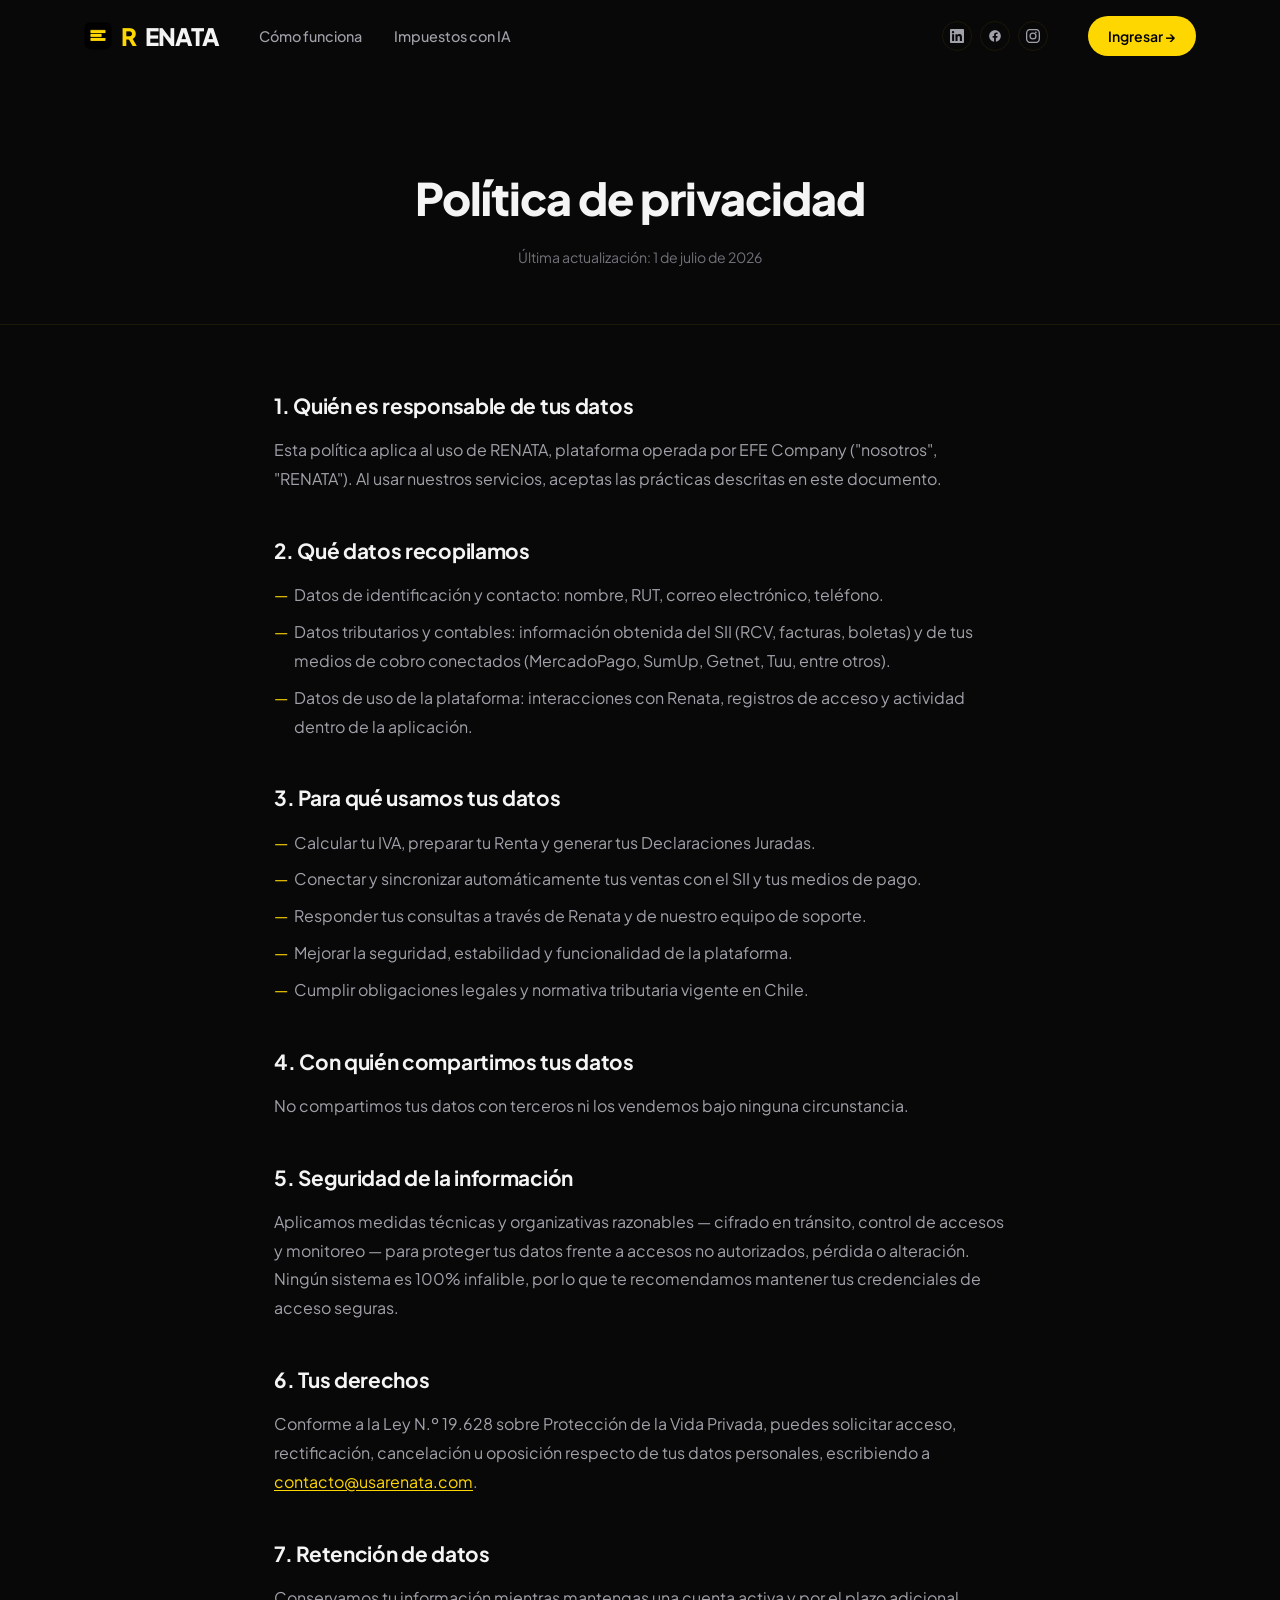
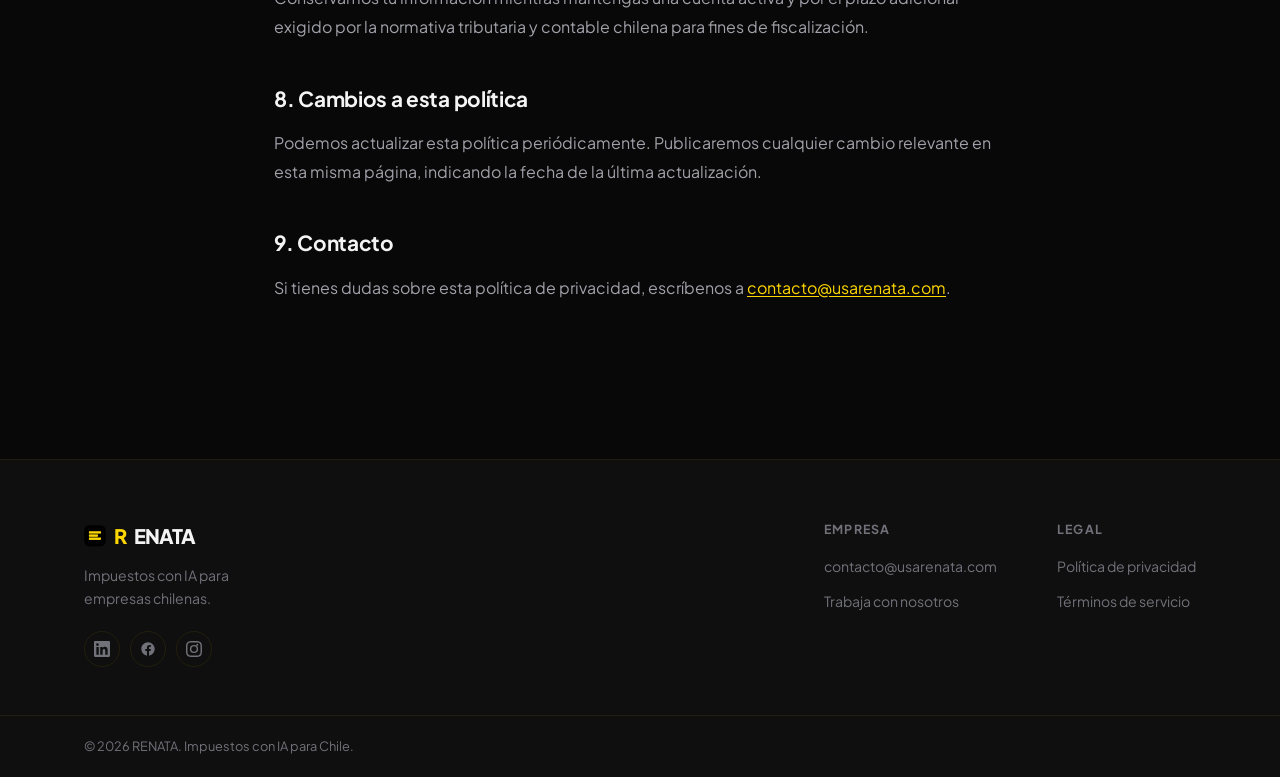
<file: politica-de-privacidad.html>
<!DOCTYPE html>
<html lang="es">
<head>
  <meta charset="UTF-8" />
  <meta name="viewport" content="width=device-width, initial-scale=1.0" />
  <title>Política de privacidad — RENATA</title>

  <meta name="description"  content="Cómo RENATA recopila, usa y protege tus datos personales y tributarios." />
  <meta name="author"       content="RENATA · EFE Company" />
  <meta name="robots"       content="index, follow" />
  <meta name="theme-color"  content="#080808" />
  <link rel="canonical"     href="https://taxi.efecompany.cl/politica-de-privacidad.html" />

  <link rel="icon"             href="icons/logo.ico" sizes="any" />
  <link rel="icon"             href="icons/logo.png" type="image/png" />
  <link rel="mask-icon"        href="icons/logo.svg" color="#ffd700" />
  <link rel="apple-touch-icon" href="icons/apple-touch-icon.png" />

  <link rel="preconnect" href="https://fonts.googleapis.com" />
  <link rel="preconnect" href="https://fonts.gstatic.com" crossorigin />
  <link href="https://fonts.googleapis.com/css2?family=Plus+Jakarta+Sans:wght@300;400;500;600;700;800&display=swap" rel="stylesheet" />
  <link rel="stylesheet" href="styles.css?v=3" />
</head>
<body>

  <!-- NAV -->
  <nav class="nav" id="nav">
    <div class="nav-inner">
      <a href="index.html" class="logo">
        <img src="icons/logo.png" alt="" class="logo-icon" />
        <span class="logo-t">R</span><span class="logo-axi">ENATA</span>
      </a>
      <ul class="nav-links">
        <li><a href="index.html#como-funciona">Cómo funciona</a></li>
        <li><a href="index.html#impuestos">Impuestos con IA</a></li>
      </ul>
      <div class="nav-social">
        <a href="https://www.linkedin.com/company/renatacl/" class="nav-social-link" data-social="linkedin" aria-label="LinkedIn" target="_blank" rel="noopener"><svg viewBox="0 0 24 24" aria-hidden="true"><path d="M20.45 20.45h-3.56v-5.57c0-1.33-.03-3.04-1.85-3.04-1.86 0-2.14 1.45-2.14 2.94v5.67H9.36V9h3.41v1.56h.05c.48-.9 1.64-1.85 3.37-1.85 3.6 0 4.27 2.37 4.27 5.46v6.28ZM5.34 7.43a2.07 2.07 0 1 1 0-4.13 2.07 2.07 0 0 1 0 4.13ZM7.12 20.45H3.56V9h3.56v11.45ZM22.22 0H1.77C.79 0 0 .77 0 1.73v20.54C0 23.23.79 24 1.77 24h20.45c.98 0 1.78-.77 1.78-1.73V1.73C24 .77 23.2 0 22.22 0Z"/></svg></a>
        <a href="https://www.facebook.com/efecompanycl" class="nav-social-link" data-social="facebook" aria-label="Facebook" target="_blank" rel="noopener"><svg viewBox="0 0 24 24" aria-hidden="true"><path d="M22 12.06C22 6.5 17.52 2 12 2S2 6.5 2 12.06c0 5 3.66 9.16 8.44 9.94v-7.03H7.9v-2.91h2.54V9.85c0-2.51 1.49-3.9 3.77-3.9 1.09 0 2.24.2 2.24.2v2.46h-1.26c-1.24 0-1.63.77-1.63 1.56v1.87h2.78l-.44 2.91h-2.34v7.03C18.34 21.22 22 17.06 22 12.06Z"/></svg></a>
        <a href="https://www.instagram.com/airenata_/" class="nav-social-link" data-social="instagram" aria-label="Instagram" target="_blank" rel="noopener"><svg viewBox="0 0 24 24" aria-hidden="true"><path d="M12 2.16c3.2 0 3.58.01 4.85.07 1.17.05 1.8.24 2.22.4.56.22.96.48 1.38.9.42.42.68.82.9 1.38.16.42.35 1.05.4 2.22.06 1.27.07 1.65.07 4.85s-.01 3.58-.07 4.85c-.05 1.17-.24 1.8-.4 2.22-.22.56-.48.96-.9 1.38-.42.42-.82.68-1.38.9-.42.16-1.05.35-2.22.4-1.27.06-1.65.07-4.85.07s-3.58-.01-4.85-.07c-1.17-.05-1.8-.24-2.22-.4a3.7 3.7 0 0 1-1.38-.9 3.7 3.7 0 0 1-.9-1.38c-.16-.42-.35-1.05-.4-2.22-.06-1.27-.07-1.65-.07-4.85s.01-3.58.07-4.85c.05-1.17.24-1.8.4-2.22.22-.56.48-.96.9-1.38.42-.42.82-.68 1.38-.9.42-.16 1.05-.35 2.22-.4 1.27-.06 1.65-.07 4.85-.07M12 0C8.74 0 8.33.01 7.05.07c-1.28.06-2.15.26-2.91.56a5.87 5.87 0 0 0-2.13 1.38A5.87 5.87 0 0 0 .63 4.14c-.3.76-.5 1.63-.56 2.91C.01 8.33 0 8.74 0 12s.01 3.67.07 4.95c.06 1.28.26 2.15.56 2.91.3.79.71 1.46 1.38 2.13.66.66 1.33 1.07 2.12 1.37.76.3 1.63.5 2.91.56C8.33 23.99 8.74 24 12 24s3.67-.01 4.95-.07c1.28-.06 2.15-.26 2.91-.56a5.87 5.87 0 0 0 2.12-1.37 5.87 5.87 0 0 0 1.38-2.13c.3-.76.5-1.63.56-2.91.06-1.28.07-1.69.07-4.95s-.01-3.67-.07-4.95c-.06-1.28-.26-2.15-.56-2.91a5.61 5.61 0 0 0-1.37-2.12A5.87 5.87 0 0 0 19.86.63c-.76-.3-1.63-.5-2.91-.56C15.67.01 15.26 0 12 0Zm0 5.84A6.16 6.16 0 1 0 18.16 12 6.16 6.16 0 0 0 12 5.84Zm0 10.16A4 4 0 1 1 16 12a4 4 0 0 1-4 4Zm6.41-10.4a1.44 1.44 0 1 1-1.44-1.44 1.44 1.44 0 0 1 1.44 1.44Z"/></svg></a>
      </div>
      <a href="https://app.efecompany.cl/login" class="btn btn-nav" target="_blank" rel="noopener">Ingresar →</a>
      <button class="nav-toggle" id="navToggle" aria-label="Menu"><span></span><span></span><span></span></button>
    </div>
  </nav>

  <!-- PAGE HEADER -->
  <header class="page-header">
    <div class="container">
      <h1>Política de privacidad</h1>
      <p>Última actualización: 1 de julio de 2026</p>
    </div>
  </header>

  <!-- CONTENT -->
  <section class="legal-content">
    <div class="container">
      <h2>1. Quién es responsable de tus datos</h2>
      <p>
        Esta política aplica al uso de RENATA, plataforma operada por EFE Company ("nosotros", "RENATA").
        Al usar nuestros servicios, aceptas las prácticas descritas en este documento.
      </p>

      <h2>2. Qué datos recopilamos</h2>
      <ul>
        <li>Datos de identificación y contacto: nombre, RUT, correo electrónico, teléfono.</li>
        <li>Datos tributarios y contables: información obtenida del SII (RCV, facturas, boletas) y de tus medios de cobro conectados (MercadoPago, SumUp, Getnet, Tuu, entre otros).</li>
        <li>Datos de uso de la plataforma: interacciones con Renata, registros de acceso y actividad dentro de la aplicación.</li>
      </ul>

      <h2>3. Para qué usamos tus datos</h2>
      <ul>
        <li>Calcular tu IVA, preparar tu Renta y generar tus Declaraciones Juradas.</li>
        <li>Conectar y sincronizar automáticamente tus ventas con el SII y tus medios de pago.</li>
        <li>Responder tus consultas a través de Renata y de nuestro equipo de soporte.</li>
        <li>Mejorar la seguridad, estabilidad y funcionalidad de la plataforma.</li>
        <li>Cumplir obligaciones legales y normativa tributaria vigente en Chile.</li>
      </ul>

      <h2>4. Con quién compartimos tus datos</h2>
      <p>
        No compartimos tus datos con terceros ni los vendemos bajo ninguna circunstancia.
      </p>

      <h2>5. Seguridad de la información</h2>
      <p>
        Aplicamos medidas técnicas y organizativas razonables — cifrado en tránsito, control de accesos y
        monitoreo — para proteger tus datos frente a accesos no autorizados, pérdida o alteración. Ningún
        sistema es 100% infalible, por lo que te recomendamos mantener tus credenciales de acceso seguras.
      </p>

      <h2>6. Tus derechos</h2>
      <p>
        Conforme a la Ley N.º 19.628 sobre Protección de la Vida Privada, puedes solicitar acceso,
        rectificación, cancelación u oposición respecto de tus datos personales, escribiendo a
        <a href="mailto:contacto@usarenata.com">contacto@usarenata.com</a>.
      </p>

      <h2>7. Retención de datos</h2>
      <p>
        Conservamos tu información mientras mantengas una cuenta activa y por el plazo adicional exigido
        por la normativa tributaria y contable chilena para fines de fiscalización.
      </p>

      <h2>8. Cambios a esta política</h2>
      <p>
        Podemos actualizar esta política periódicamente. Publicaremos cualquier cambio relevante en esta
        misma página, indicando la fecha de la última actualización.
      </p>

      <h2>9. Contacto</h2>
      <p>
        Si tienes dudas sobre esta política de privacidad, escríbenos a
        <a href="mailto:contacto@usarenata.com">contacto@usarenata.com</a>.
      </p>
    </div>
  </section>

  <!-- FOOTER -->
  <footer class="footer">
    <div class="container footer-inner">
      <div class="footer-brand">
        <a href="index.html" class="logo logo--sm"><img src="icons/logo.png" alt="" class="logo-icon" /><span class="logo-t">R</span><span class="logo-axi">ENATA</span></a>
        <p>Impuestos con IA para<br />empresas chilenas.</p>
        <div class="footer-social">
          <a href="https://www.linkedin.com/company/renatacl/" class="footer-social-link" data-social="linkedin" aria-label="LinkedIn" target="_blank" rel="noopener"><svg viewBox="0 0 24 24" aria-hidden="true"><path d="M20.45 20.45h-3.56v-5.57c0-1.33-.03-3.04-1.85-3.04-1.86 0-2.14 1.45-2.14 2.94v5.67H9.36V9h3.41v1.56h.05c.48-.9 1.64-1.85 3.37-1.85 3.6 0 4.27 2.37 4.27 5.46v6.28ZM5.34 7.43a2.07 2.07 0 1 1 0-4.13 2.07 2.07 0 0 1 0 4.13ZM7.12 20.45H3.56V9h3.56v11.45ZM22.22 0H1.77C.79 0 0 .77 0 1.73v20.54C0 23.23.79 24 1.77 24h20.45c.98 0 1.78-.77 1.78-1.73V1.73C24 .77 23.2 0 22.22 0Z"/></svg></a>
          <a href="https://www.facebook.com/efecompanycl" class="footer-social-link" data-social="facebook" aria-label="Facebook" target="_blank" rel="noopener"><svg viewBox="0 0 24 24" aria-hidden="true"><path d="M22 12.06C22 6.5 17.52 2 12 2S2 6.5 2 12.06c0 5 3.66 9.16 8.44 9.94v-7.03H7.9v-2.91h2.54V9.85c0-2.51 1.49-3.9 3.77-3.9 1.09 0 2.24.2 2.24.2v2.46h-1.26c-1.24 0-1.63.77-1.63 1.56v1.87h2.78l-.44 2.91h-2.34v7.03C18.34 21.22 22 17.06 22 12.06Z"/></svg></a>
          <a href="https://www.instagram.com/airenata_/" class="footer-social-link" data-social="instagram" aria-label="Instagram" target="_blank" rel="noopener"><svg viewBox="0 0 24 24" aria-hidden="true"><path d="M12 2.16c3.2 0 3.58.01 4.85.07 1.17.05 1.8.24 2.22.4.56.22.96.48 1.38.9.42.42.68.82.9 1.38.16.42.35 1.05.4 2.22.06 1.27.07 1.65.07 4.85s-.01 3.58-.07 4.85c-.05 1.17-.24 1.8-.4 2.22-.22.56-.48.96-.9 1.38-.42.42-.82.68-1.38.9-.42.16-1.05.35-2.22.4-1.27.06-1.65.07-4.85.07s-3.58-.01-4.85-.07c-1.17-.05-1.8-.24-2.22-.4a3.7 3.7 0 0 1-1.38-.9 3.7 3.7 0 0 1-.9-1.38c-.16-.42-.35-1.05-.4-2.22-.06-1.27-.07-1.65-.07-4.85s.01-3.58.07-4.85c.05-1.17.24-1.8.4-2.22.22-.56.48-.96.9-1.38.42-.42.82-.68 1.38-.9.42-.16 1.05-.35 2.22-.4 1.27-.06 1.65-.07 4.85-.07M12 0C8.74 0 8.33.01 7.05.07c-1.28.06-2.15.26-2.91.56a5.87 5.87 0 0 0-2.13 1.38A5.87 5.87 0 0 0 .63 4.14c-.3.76-.5 1.63-.56 2.91C.01 8.33 0 8.74 0 12s.01 3.67.07 4.95c.06 1.28.26 2.15.56 2.91.3.79.71 1.46 1.38 2.13.66.66 1.33 1.07 2.12 1.37.76.3 1.63.5 2.91.56C8.33 23.99 8.74 24 12 24s3.67-.01 4.95-.07c1.28-.06 2.15-.26 2.91-.56a5.87 5.87 0 0 0 2.12-1.37 5.87 5.87 0 0 0 1.38-2.13c.3-.76.5-1.63.56-2.91.06-1.28.07-1.69.07-4.95s-.01-3.67-.07-4.95c-.06-1.28-.26-2.15-.56-2.91a5.61 5.61 0 0 0-1.37-2.12A5.87 5.87 0 0 0 19.86.63c-.76-.3-1.63-.5-2.91-.56C15.67.01 15.26 0 12 0Zm0 5.84A6.16 6.16 0 1 0 18.16 12 6.16 6.16 0 0 0 12 5.84Zm0 10.16A4 4 0 1 1 16 12a4 4 0 0 1-4 4Zm6.41-10.4a1.44 1.44 0 1 1-1.44-1.44 1.44 1.44 0 0 1 1.44 1.44Z"/></svg></a>
        </div>
      </div>
      <div class="footer-links">
        <div class="footer-col">
          <div class="footer-col-title">Empresa</div>
          <a href="mailto:contacto@usarenata.com">contacto@usarenata.com</a>
          <a href="trabaja-con-nosotros.html">Trabaja con nosotros</a>
        </div>
        <div class="footer-col">
          <div class="footer-col-title">Legal</div>
          <a href="politica-de-privacidad.html">Política de privacidad</a>
          <a href="terminos-de-servicio.html">Términos de servicio</a>
        </div>
      </div>
    </div>
    <div class="footer-bottom">
      <div class="container">
        <span>© 2026 RENATA. Impuestos con IA para Chile.</span>
      </div>
    </div>
  </footer>

  <script src="script.js?v=3"></script>
</body>
</html>
</file>
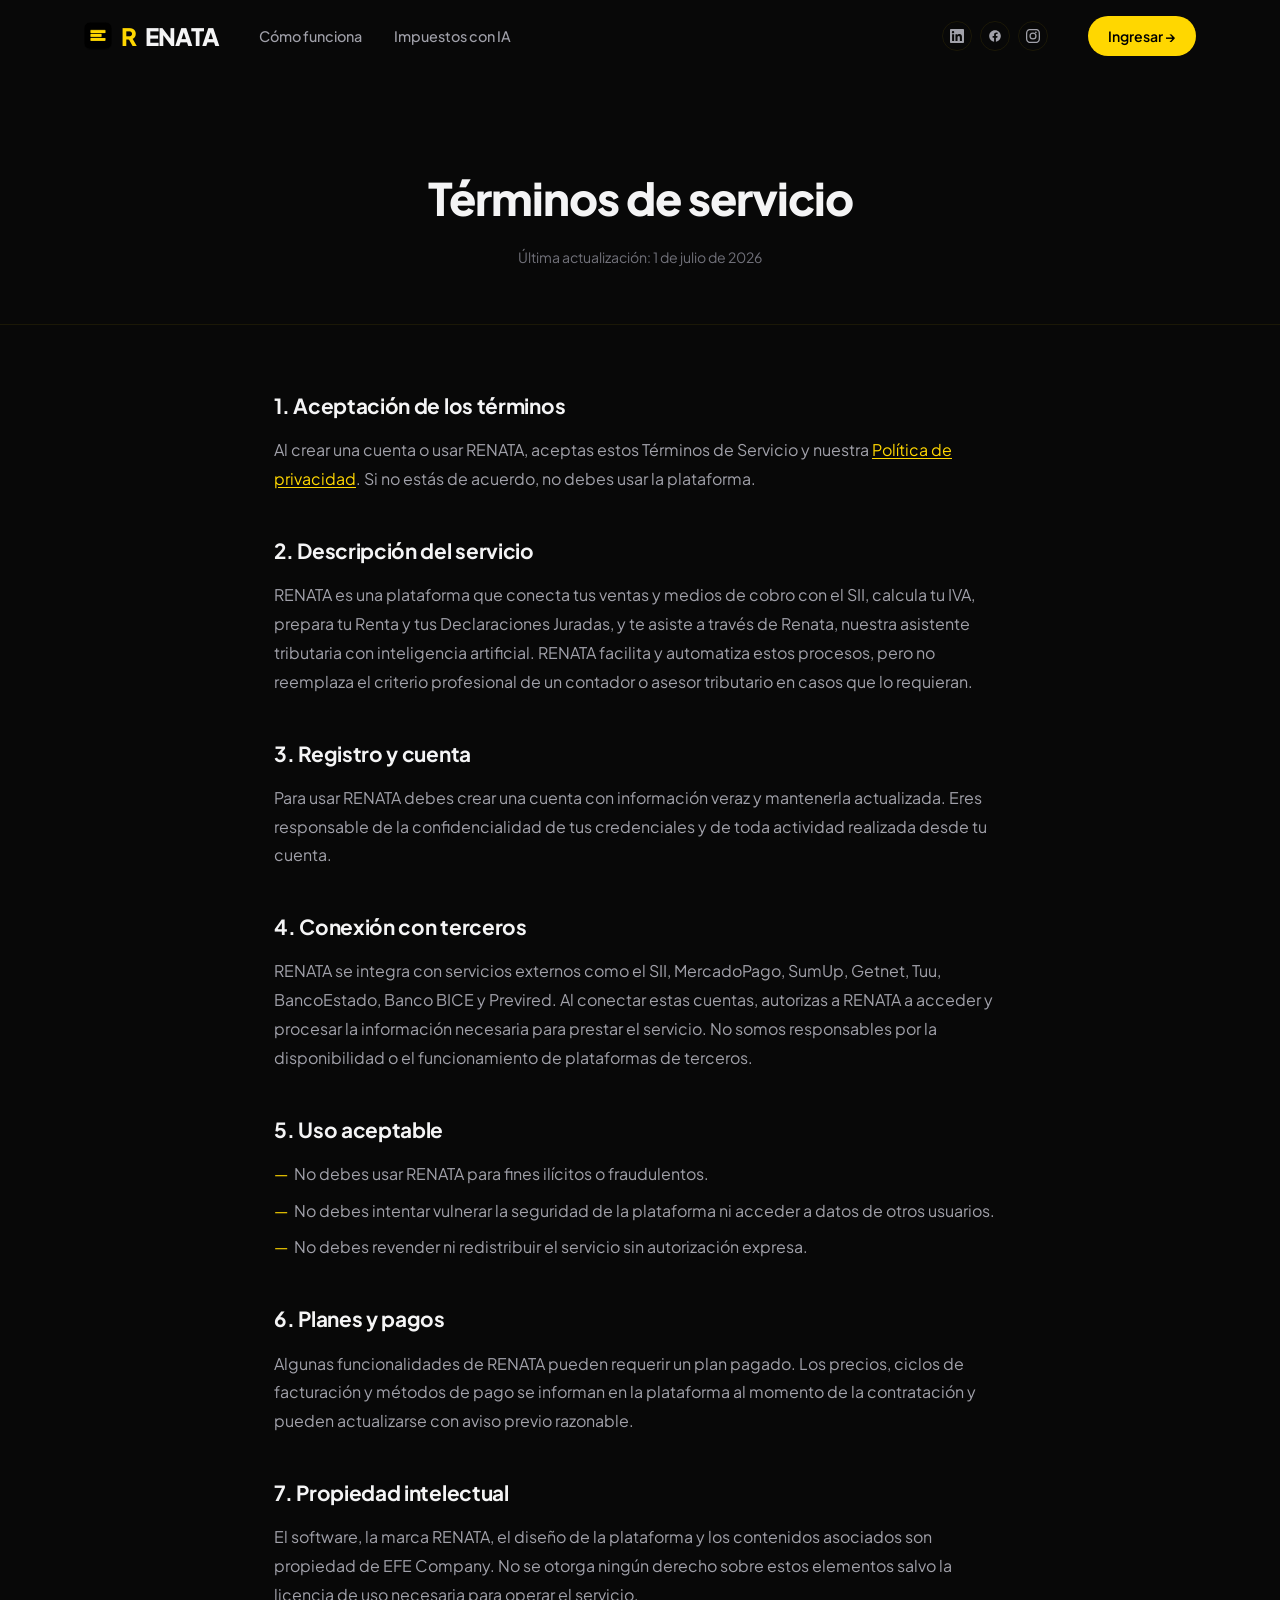
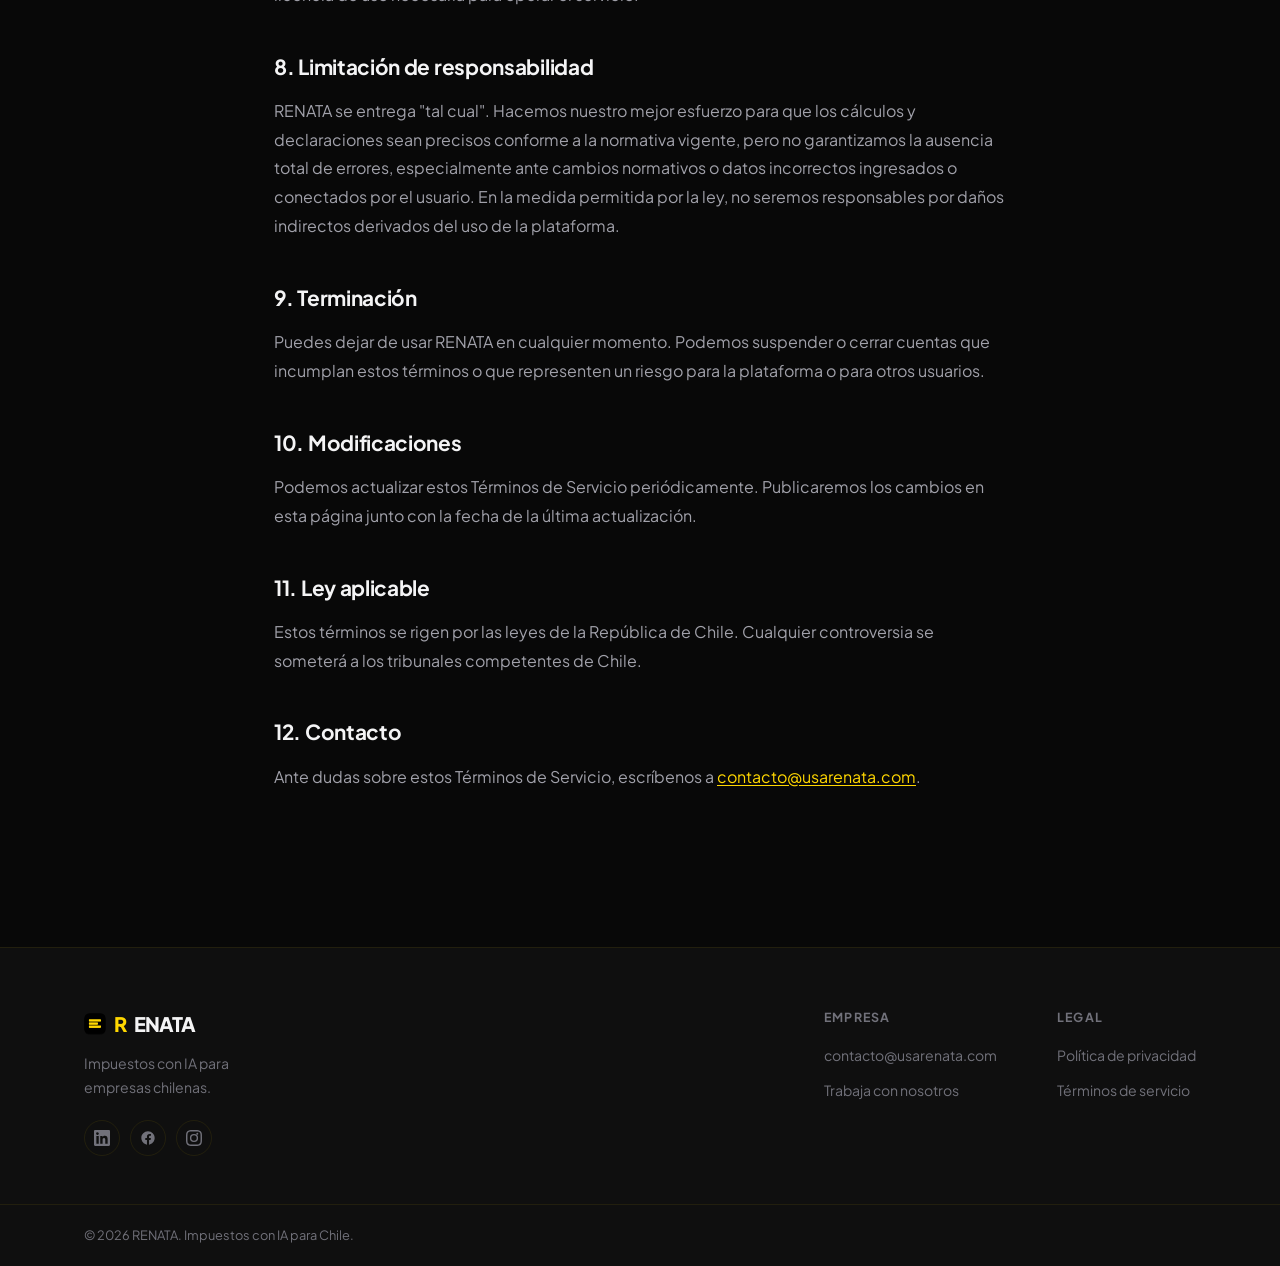
<file: terminos-de-servicio.html>
<!DOCTYPE html>
<html lang="es">
<head>
  <meta charset="UTF-8" />
  <meta name="viewport" content="width=device-width, initial-scale=1.0" />
  <title>Términos de servicio — RENATA</title>

  <meta name="description"  content="Condiciones de uso de la plataforma RENATA." />
  <meta name="author"       content="RENATA · EFE Company" />
  <meta name="robots"       content="index, follow" />
  <meta name="theme-color"  content="#080808" />
  <link rel="canonical"     href="https://taxi.efecompany.cl/terminos-de-servicio.html" />

  <link rel="icon"             href="icons/logo.ico" sizes="any" />
  <link rel="icon"             href="icons/logo.png" type="image/png" />
  <link rel="mask-icon"        href="icons/logo.svg" color="#ffd700" />
  <link rel="apple-touch-icon" href="icons/apple-touch-icon.png" />

  <link rel="preconnect" href="https://fonts.googleapis.com" />
  <link rel="preconnect" href="https://fonts.gstatic.com" crossorigin />
  <link href="https://fonts.googleapis.com/css2?family=Plus+Jakarta+Sans:wght@300;400;500;600;700;800&display=swap" rel="stylesheet" />
  <link rel="stylesheet" href="styles.css?v=3" />
</head>
<body>

  <!-- NAV -->
  <nav class="nav" id="nav">
    <div class="nav-inner">
      <a href="index.html" class="logo">
        <img src="icons/logo.png" alt="" class="logo-icon" />
        <span class="logo-t">R</span><span class="logo-axi">ENATA</span>
      </a>
      <ul class="nav-links">
        <li><a href="index.html#como-funciona">Cómo funciona</a></li>
        <li><a href="index.html#impuestos">Impuestos con IA</a></li>
      </ul>
      <div class="nav-social">
        <a href="https://www.linkedin.com/company/renatacl/" class="nav-social-link" data-social="linkedin" aria-label="LinkedIn" target="_blank" rel="noopener"><svg viewBox="0 0 24 24" aria-hidden="true"><path d="M20.45 20.45h-3.56v-5.57c0-1.33-.03-3.04-1.85-3.04-1.86 0-2.14 1.45-2.14 2.94v5.67H9.36V9h3.41v1.56h.05c.48-.9 1.64-1.85 3.37-1.85 3.6 0 4.27 2.37 4.27 5.46v6.28ZM5.34 7.43a2.07 2.07 0 1 1 0-4.13 2.07 2.07 0 0 1 0 4.13ZM7.12 20.45H3.56V9h3.56v11.45ZM22.22 0H1.77C.79 0 0 .77 0 1.73v20.54C0 23.23.79 24 1.77 24h20.45c.98 0 1.78-.77 1.78-1.73V1.73C24 .77 23.2 0 22.22 0Z"/></svg></a>
        <a href="https://www.facebook.com/efecompanycl" class="nav-social-link" data-social="facebook" aria-label="Facebook" target="_blank" rel="noopener"><svg viewBox="0 0 24 24" aria-hidden="true"><path d="M22 12.06C22 6.5 17.52 2 12 2S2 6.5 2 12.06c0 5 3.66 9.16 8.44 9.94v-7.03H7.9v-2.91h2.54V9.85c0-2.51 1.49-3.9 3.77-3.9 1.09 0 2.24.2 2.24.2v2.46h-1.26c-1.24 0-1.63.77-1.63 1.56v1.87h2.78l-.44 2.91h-2.34v7.03C18.34 21.22 22 17.06 22 12.06Z"/></svg></a>
        <a href="https://www.instagram.com/airenata_/" class="nav-social-link" data-social="instagram" aria-label="Instagram" target="_blank" rel="noopener"><svg viewBox="0 0 24 24" aria-hidden="true"><path d="M12 2.16c3.2 0 3.58.01 4.85.07 1.17.05 1.8.24 2.22.4.56.22.96.48 1.38.9.42.42.68.82.9 1.38.16.42.35 1.05.4 2.22.06 1.27.07 1.65.07 4.85s-.01 3.58-.07 4.85c-.05 1.17-.24 1.8-.4 2.22-.22.56-.48.96-.9 1.38-.42.42-.82.68-1.38.9-.42.16-1.05.35-2.22.4-1.27.06-1.65.07-4.85.07s-3.58-.01-4.85-.07c-1.17-.05-1.8-.24-2.22-.4a3.7 3.7 0 0 1-1.38-.9 3.7 3.7 0 0 1-.9-1.38c-.16-.42-.35-1.05-.4-2.22-.06-1.27-.07-1.65-.07-4.85s.01-3.58.07-4.85c.05-1.17.24-1.8.4-2.22.22-.56.48-.96.9-1.38.42-.42.82-.68 1.38-.9.42-.16 1.05-.35 2.22-.4 1.27-.06 1.65-.07 4.85-.07M12 0C8.74 0 8.33.01 7.05.07c-1.28.06-2.15.26-2.91.56a5.87 5.87 0 0 0-2.13 1.38A5.87 5.87 0 0 0 .63 4.14c-.3.76-.5 1.63-.56 2.91C.01 8.33 0 8.74 0 12s.01 3.67.07 4.95c.06 1.28.26 2.15.56 2.91.3.79.71 1.46 1.38 2.13.66.66 1.33 1.07 2.12 1.37.76.3 1.63.5 2.91.56C8.33 23.99 8.74 24 12 24s3.67-.01 4.95-.07c1.28-.06 2.15-.26 2.91-.56a5.87 5.87 0 0 0 2.12-1.37 5.87 5.87 0 0 0 1.38-2.13c.3-.76.5-1.63.56-2.91.06-1.28.07-1.69.07-4.95s-.01-3.67-.07-4.95c-.06-1.28-.26-2.15-.56-2.91a5.61 5.61 0 0 0-1.37-2.12A5.87 5.87 0 0 0 19.86.63c-.76-.3-1.63-.5-2.91-.56C15.67.01 15.26 0 12 0Zm0 5.84A6.16 6.16 0 1 0 18.16 12 6.16 6.16 0 0 0 12 5.84Zm0 10.16A4 4 0 1 1 16 12a4 4 0 0 1-4 4Zm6.41-10.4a1.44 1.44 0 1 1-1.44-1.44 1.44 1.44 0 0 1 1.44 1.44Z"/></svg></a>
      </div>
      <a href="https://app.efecompany.cl/login" class="btn btn-nav" target="_blank" rel="noopener">Ingresar →</a>
      <button class="nav-toggle" id="navToggle" aria-label="Menu"><span></span><span></span><span></span></button>
    </div>
  </nav>

  <!-- PAGE HEADER -->
  <header class="page-header">
    <div class="container">
      <h1>Términos de servicio</h1>
      <p>Última actualización: 1 de julio de 2026</p>
    </div>
  </header>

  <!-- CONTENT -->
  <section class="legal-content">
    <div class="container">
      <h2>1. Aceptación de los términos</h2>
      <p>
        Al crear una cuenta o usar RENATA, aceptas estos Términos de Servicio y nuestra
        <a href="politica-de-privacidad.html">Política de privacidad</a>. Si no estás de acuerdo,
        no debes usar la plataforma.
      </p>

      <h2>2. Descripción del servicio</h2>
      <p>
        RENATA es una plataforma que conecta tus ventas y medios de cobro con el SII, calcula tu IVA,
        prepara tu Renta y tus Declaraciones Juradas, y te asiste a través de Renata, nuestra asistente
        tributaria con inteligencia artificial. RENATA facilita y automatiza estos procesos, pero no
        reemplaza el criterio profesional de un contador o asesor tributario en casos que lo requieran.
      </p>

      <h2>3. Registro y cuenta</h2>
      <p>
        Para usar RENATA debes crear una cuenta con información veraz y mantenerla actualizada. Eres
        responsable de la confidencialidad de tus credenciales y de toda actividad realizada desde tu cuenta.
      </p>

      <h2>4. Conexión con terceros</h2>
      <p>
        RENATA se integra con servicios externos como el SII, MercadoPago, SumUp, Getnet, Tuu,
        BancoEstado, Banco BICE y Previred. Al conectar estas cuentas, autorizas a RENATA a acceder y
        procesar la información necesaria para prestar el servicio. No somos responsables por la
        disponibilidad o el funcionamiento de plataformas de terceros.
      </p>

      <h2>5. Uso aceptable</h2>
      <ul>
        <li>No debes usar RENATA para fines ilícitos o fraudulentos.</li>
        <li>No debes intentar vulnerar la seguridad de la plataforma ni acceder a datos de otros usuarios.</li>
        <li>No debes revender ni redistribuir el servicio sin autorización expresa.</li>
      </ul>

      <h2>6. Planes y pagos</h2>
      <p>
        Algunas funcionalidades de RENATA pueden requerir un plan pagado. Los precios, ciclos de
        facturación y métodos de pago se informan en la plataforma al momento de la contratación y
        pueden actualizarse con aviso previo razonable.
      </p>

      <h2>7. Propiedad intelectual</h2>
      <p>
        El software, la marca RENATA, el diseño de la plataforma y los contenidos asociados son
        propiedad de EFE Company. No se otorga ningún derecho sobre estos elementos salvo la licencia
        de uso necesaria para operar el servicio.
      </p>

      <h2>8. Limitación de responsabilidad</h2>
      <p>
        RENATA se entrega "tal cual". Hacemos nuestro mejor esfuerzo para que los cálculos y
        declaraciones sean precisos conforme a la normativa vigente, pero no garantizamos la ausencia
        total de errores, especialmente ante cambios normativos o datos incorrectos ingresados o
        conectados por el usuario. En la medida permitida por la ley, no seremos responsables por
        daños indirectos derivados del uso de la plataforma.
      </p>

      <h2>9. Terminación</h2>
      <p>
        Puedes dejar de usar RENATA en cualquier momento. Podemos suspender o cerrar cuentas que
        incumplan estos términos o que representen un riesgo para la plataforma o para otros usuarios.
      </p>

      <h2>10. Modificaciones</h2>
      <p>
        Podemos actualizar estos Términos de Servicio periódicamente. Publicaremos los cambios en esta
        página junto con la fecha de la última actualización.
      </p>

      <h2>11. Ley aplicable</h2>
      <p>
        Estos términos se rigen por las leyes de la República de Chile. Cualquier controversia se
        someterá a los tribunales competentes de Chile.
      </p>

      <h2>12. Contacto</h2>
      <p>
        Ante dudas sobre estos Términos de Servicio, escríbenos a
        <a href="mailto:contacto@usarenata.com">contacto@usarenata.com</a>.
      </p>
    </div>
  </section>

  <!-- FOOTER -->
  <footer class="footer">
    <div class="container footer-inner">
      <div class="footer-brand">
        <a href="index.html" class="logo logo--sm"><img src="icons/logo.png" alt="" class="logo-icon" /><span class="logo-t">R</span><span class="logo-axi">ENATA</span></a>
        <p>Impuestos con IA para<br />empresas chilenas.</p>
        <div class="footer-social">
          <a href="https://www.linkedin.com/company/renatacl/" class="footer-social-link" data-social="linkedin" aria-label="LinkedIn" target="_blank" rel="noopener"><svg viewBox="0 0 24 24" aria-hidden="true"><path d="M20.45 20.45h-3.56v-5.57c0-1.33-.03-3.04-1.85-3.04-1.86 0-2.14 1.45-2.14 2.94v5.67H9.36V9h3.41v1.56h.05c.48-.9 1.64-1.85 3.37-1.85 3.6 0 4.27 2.37 4.27 5.46v6.28ZM5.34 7.43a2.07 2.07 0 1 1 0-4.13 2.07 2.07 0 0 1 0 4.13ZM7.12 20.45H3.56V9h3.56v11.45ZM22.22 0H1.77C.79 0 0 .77 0 1.73v20.54C0 23.23.79 24 1.77 24h20.45c.98 0 1.78-.77 1.78-1.73V1.73C24 .77 23.2 0 22.22 0Z"/></svg></a>
          <a href="https://www.facebook.com/efecompanycl" class="footer-social-link" data-social="facebook" aria-label="Facebook" target="_blank" rel="noopener"><svg viewBox="0 0 24 24" aria-hidden="true"><path d="M22 12.06C22 6.5 17.52 2 12 2S2 6.5 2 12.06c0 5 3.66 9.16 8.44 9.94v-7.03H7.9v-2.91h2.54V9.85c0-2.51 1.49-3.9 3.77-3.9 1.09 0 2.24.2 2.24.2v2.46h-1.26c-1.24 0-1.63.77-1.63 1.56v1.87h2.78l-.44 2.91h-2.34v7.03C18.34 21.22 22 17.06 22 12.06Z"/></svg></a>
          <a href="https://www.instagram.com/airenata_/" class="footer-social-link" data-social="instagram" aria-label="Instagram" target="_blank" rel="noopener"><svg viewBox="0 0 24 24" aria-hidden="true"><path d="M12 2.16c3.2 0 3.58.01 4.85.07 1.17.05 1.8.24 2.22.4.56.22.96.48 1.38.9.42.42.68.82.9 1.38.16.42.35 1.05.4 2.22.06 1.27.07 1.65.07 4.85s-.01 3.58-.07 4.85c-.05 1.17-.24 1.8-.4 2.22-.22.56-.48.96-.9 1.38-.42.42-.82.68-1.38.9-.42.16-1.05.35-2.22.4-1.27.06-1.65.07-4.85.07s-3.58-.01-4.85-.07c-1.17-.05-1.8-.24-2.22-.4a3.7 3.7 0 0 1-1.38-.9 3.7 3.7 0 0 1-.9-1.38c-.16-.42-.35-1.05-.4-2.22-.06-1.27-.07-1.65-.07-4.85s.01-3.58.07-4.85c.05-1.17.24-1.8.4-2.22.22-.56.48-.96.9-1.38.42-.42.82-.68 1.38-.9.42-.16 1.05-.35 2.22-.4 1.27-.06 1.65-.07 4.85-.07M12 0C8.74 0 8.33.01 7.05.07c-1.28.06-2.15.26-2.91.56a5.87 5.87 0 0 0-2.13 1.38A5.87 5.87 0 0 0 .63 4.14c-.3.76-.5 1.63-.56 2.91C.01 8.33 0 8.74 0 12s.01 3.67.07 4.95c.06 1.28.26 2.15.56 2.91.3.79.71 1.46 1.38 2.13.66.66 1.33 1.07 2.12 1.37.76.3 1.63.5 2.91.56C8.33 23.99 8.74 24 12 24s3.67-.01 4.95-.07c1.28-.06 2.15-.26 2.91-.56a5.87 5.87 0 0 0 2.12-1.37 5.87 5.87 0 0 0 1.38-2.13c.3-.76.5-1.63.56-2.91.06-1.28.07-1.69.07-4.95s-.01-3.67-.07-4.95c-.06-1.28-.26-2.15-.56-2.91a5.61 5.61 0 0 0-1.37-2.12A5.87 5.87 0 0 0 19.86.63c-.76-.3-1.63-.5-2.91-.56C15.67.01 15.26 0 12 0Zm0 5.84A6.16 6.16 0 1 0 18.16 12 6.16 6.16 0 0 0 12 5.84Zm0 10.16A4 4 0 1 1 16 12a4 4 0 0 1-4 4Zm6.41-10.4a1.44 1.44 0 1 1-1.44-1.44 1.44 1.44 0 0 1 1.44 1.44Z"/></svg></a>
        </div>
      </div>
      <div class="footer-links">
        <div class="footer-col">
          <div class="footer-col-title">Empresa</div>
          <a href="mailto:contacto@usarenata.com">contacto@usarenata.com</a>
          <a href="trabaja-con-nosotros.html">Trabaja con nosotros</a>
        </div>
        <div class="footer-col">
          <div class="footer-col-title">Legal</div>
          <a href="politica-de-privacidad.html">Política de privacidad</a>
          <a href="terminos-de-servicio.html">Términos de servicio</a>
        </div>
      </div>
    </div>
    <div class="footer-bottom">
      <div class="container">
        <span>© 2026 RENATA. Impuestos con IA para Chile.</span>
      </div>
    </div>
  </footer>

  <script src="script.js?v=3"></script>
</body>
</html>
</file>
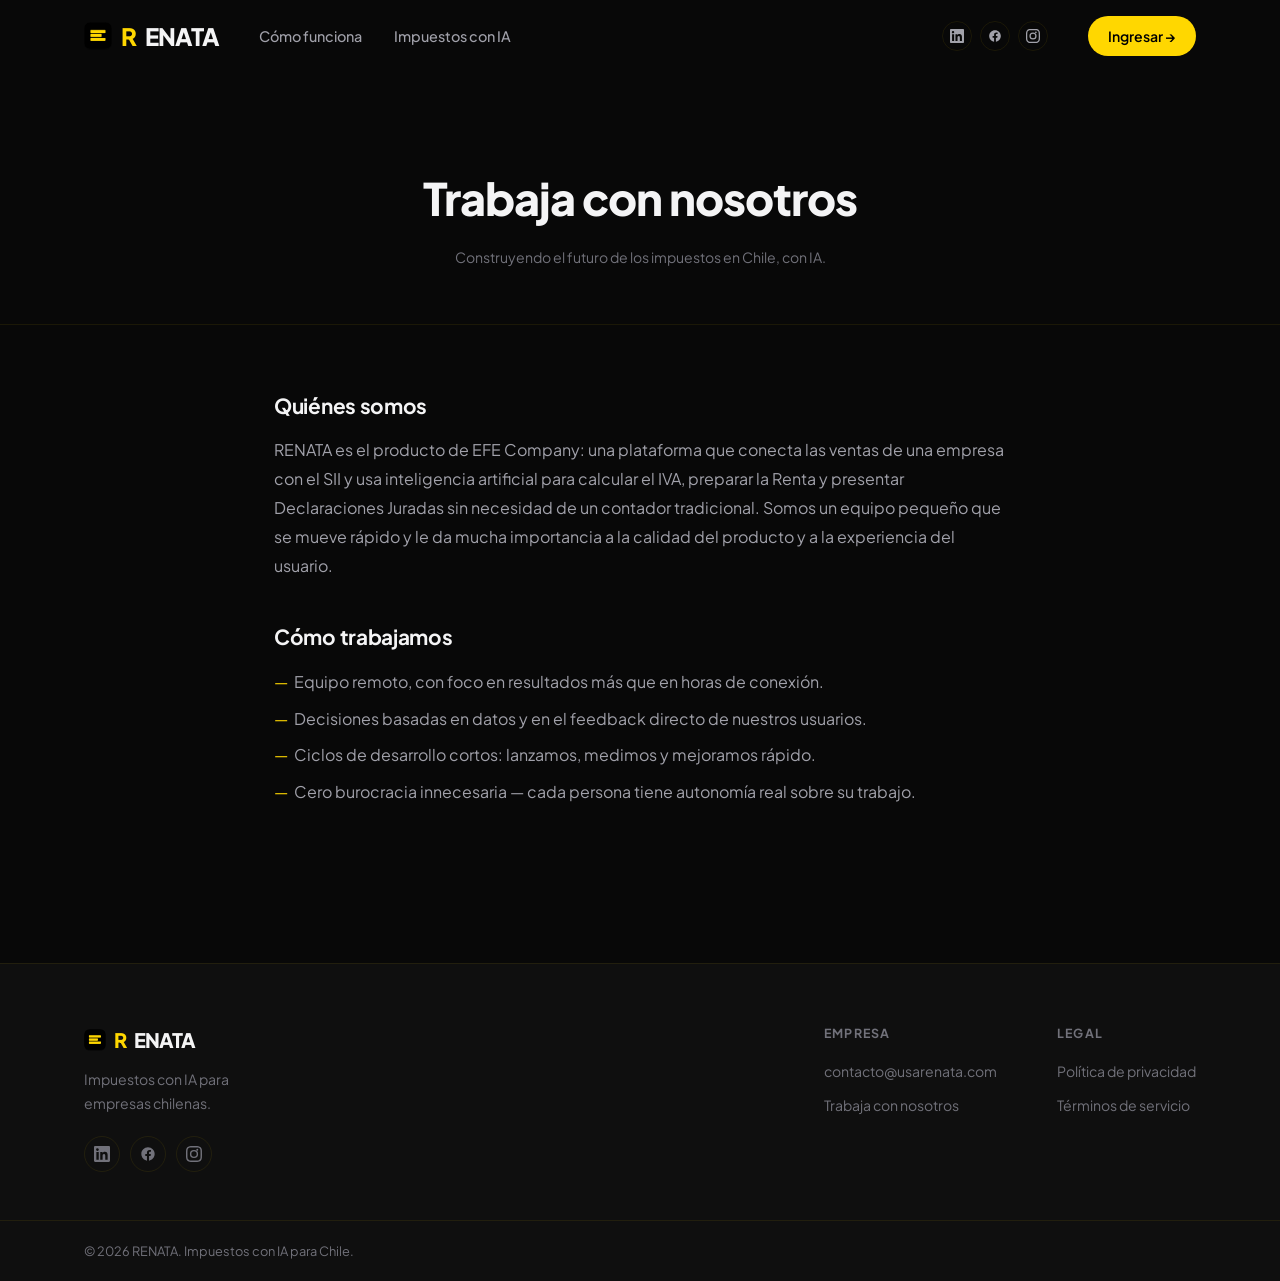
<file: trabaja-con-nosotros.html>
<!DOCTYPE html>
<html lang="es">
<head>
  <meta charset="UTF-8" />
  <meta name="viewport" content="width=device-width, initial-scale=1.0" />
  <title>Trabaja con nosotros — RENATA</title>

  <meta name="description"  content="Únete al equipo de RENATA y ayúdanos a llevar impuestos con IA a las empresas chilenas." />
  <meta name="author"       content="RENATA · EFE Company" />
  <meta name="robots"       content="index, follow" />
  <meta name="theme-color"  content="#080808" />
  <link rel="canonical"     href="https://taxi.efecompany.cl/trabaja-con-nosotros.html" />

  <link rel="icon"             href="icons/logo.ico" sizes="any" />
  <link rel="icon"             href="icons/logo.png" type="image/png" />
  <link rel="mask-icon"        href="icons/logo.svg" color="#ffd700" />
  <link rel="apple-touch-icon" href="icons/apple-touch-icon.png" />

  <link rel="preconnect" href="https://fonts.googleapis.com" />
  <link rel="preconnect" href="https://fonts.gstatic.com" crossorigin />
  <link href="https://fonts.googleapis.com/css2?family=Plus+Jakarta+Sans:wght@300;400;500;600;700;800&display=swap" rel="stylesheet" />
  <link rel="stylesheet" href="styles.css?v=3" />
</head>
<body>

  <!-- NAV -->
  <nav class="nav" id="nav">
    <div class="nav-inner">
      <a href="index.html" class="logo">
        <img src="icons/logo.png" alt="" class="logo-icon" />
        <span class="logo-t">R</span><span class="logo-axi">ENATA</span>
      </a>
      <ul class="nav-links">
        <li><a href="index.html#como-funciona">Cómo funciona</a></li>
        <li><a href="index.html#impuestos">Impuestos con IA</a></li>
      </ul>
      <div class="nav-social">
        <a href="https://www.linkedin.com/company/renatacl/" class="nav-social-link" data-social="linkedin" aria-label="LinkedIn" target="_blank" rel="noopener"><svg viewBox="0 0 24 24" aria-hidden="true"><path d="M20.45 20.45h-3.56v-5.57c0-1.33-.03-3.04-1.85-3.04-1.86 0-2.14 1.45-2.14 2.94v5.67H9.36V9h3.41v1.56h.05c.48-.9 1.64-1.85 3.37-1.85 3.6 0 4.27 2.37 4.27 5.46v6.28ZM5.34 7.43a2.07 2.07 0 1 1 0-4.13 2.07 2.07 0 0 1 0 4.13ZM7.12 20.45H3.56V9h3.56v11.45ZM22.22 0H1.77C.79 0 0 .77 0 1.73v20.54C0 23.23.79 24 1.77 24h20.45c.98 0 1.78-.77 1.78-1.73V1.73C24 .77 23.2 0 22.22 0Z"/></svg></a>
        <a href="https://www.facebook.com/efecompanycl" class="nav-social-link" data-social="facebook" aria-label="Facebook" target="_blank" rel="noopener"><svg viewBox="0 0 24 24" aria-hidden="true"><path d="M22 12.06C22 6.5 17.52 2 12 2S2 6.5 2 12.06c0 5 3.66 9.16 8.44 9.94v-7.03H7.9v-2.91h2.54V9.85c0-2.51 1.49-3.9 3.77-3.9 1.09 0 2.24.2 2.24.2v2.46h-1.26c-1.24 0-1.63.77-1.63 1.56v1.87h2.78l-.44 2.91h-2.34v7.03C18.34 21.22 22 17.06 22 12.06Z"/></svg></a>
        <a href="https://www.instagram.com/airenata_/" class="nav-social-link" data-social="instagram" aria-label="Instagram" target="_blank" rel="noopener"><svg viewBox="0 0 24 24" aria-hidden="true"><path d="M12 2.16c3.2 0 3.58.01 4.85.07 1.17.05 1.8.24 2.22.4.56.22.96.48 1.38.9.42.42.68.82.9 1.38.16.42.35 1.05.4 2.22.06 1.27.07 1.65.07 4.85s-.01 3.58-.07 4.85c-.05 1.17-.24 1.8-.4 2.22-.22.56-.48.96-.9 1.38-.42.42-.82.68-1.38.9-.42.16-1.05.35-2.22.4-1.27.06-1.65.07-4.85.07s-3.58-.01-4.85-.07c-1.17-.05-1.8-.24-2.22-.4a3.7 3.7 0 0 1-1.38-.9 3.7 3.7 0 0 1-.9-1.38c-.16-.42-.35-1.05-.4-2.22-.06-1.27-.07-1.65-.07-4.85s.01-3.58.07-4.85c.05-1.17.24-1.8.4-2.22.22-.56.48-.96.9-1.38.42-.42.82-.68 1.38-.9.42-.16 1.05-.35 2.22-.4 1.27-.06 1.65-.07 4.85-.07M12 0C8.74 0 8.33.01 7.05.07c-1.28.06-2.15.26-2.91.56a5.87 5.87 0 0 0-2.13 1.38A5.87 5.87 0 0 0 .63 4.14c-.3.76-.5 1.63-.56 2.91C.01 8.33 0 8.74 0 12s.01 3.67.07 4.95c.06 1.28.26 2.15.56 2.91.3.79.71 1.46 1.38 2.13.66.66 1.33 1.07 2.12 1.37.76.3 1.63.5 2.91.56C8.33 23.99 8.74 24 12 24s3.67-.01 4.95-.07c1.28-.06 2.15-.26 2.91-.56a5.87 5.87 0 0 0 2.12-1.37 5.87 5.87 0 0 0 1.38-2.13c.3-.76.5-1.63.56-2.91.06-1.28.07-1.69.07-4.95s-.01-3.67-.07-4.95c-.06-1.28-.26-2.15-.56-2.91a5.61 5.61 0 0 0-1.37-2.12A5.87 5.87 0 0 0 19.86.63c-.76-.3-1.63-.5-2.91-.56C15.67.01 15.26 0 12 0Zm0 5.84A6.16 6.16 0 1 0 18.16 12 6.16 6.16 0 0 0 12 5.84Zm0 10.16A4 4 0 1 1 16 12a4 4 0 0 1-4 4Zm6.41-10.4a1.44 1.44 0 1 1-1.44-1.44 1.44 1.44 0 0 1 1.44 1.44Z"/></svg></a>
      </div>
      <a href="https://app.efecompany.cl/login" class="btn btn-nav" target="_blank" rel="noopener">Ingresar →</a>
      <button class="nav-toggle" id="navToggle" aria-label="Menu"><span></span><span></span><span></span></button>
    </div>
  </nav>

  <!-- PAGE HEADER -->
  <header class="page-header">
    <div class="container">
      <h1>Trabaja con nosotros</h1>
      <p>Construyendo el futuro de los impuestos en Chile, con IA.</p>
    </div>
  </header>

  <!-- CONTENT -->
  <section class="legal-content">
    <div class="container">
      <h2>Quiénes somos</h2>
      <p>
        RENATA es el producto de EFE Company: una plataforma que conecta las ventas de una empresa
        con el SII y usa inteligencia artificial para calcular el IVA, preparar la Renta y presentar
        Declaraciones Juradas sin necesidad de un contador tradicional. Somos un equipo pequeño que
        se mueve rápido y le da mucha importancia a la calidad del producto y a la experiencia del usuario.
      </p>

      <h2>Cómo trabajamos</h2>
      <ul>
        <li>Equipo remoto, con foco en resultados más que en horas de conexión.</li>
        <li>Decisiones basadas en datos y en el feedback directo de nuestros usuarios.</li>
        <li>Ciclos de desarrollo cortos: lanzamos, medimos y mejoramos rápido.</li>
        <li>Cero burocracia innecesaria — cada persona tiene autonomía real sobre su trabajo.</li>
      </ul>
    </div>
  </section>

  <!-- FOOTER -->
  <footer class="footer">
    <div class="container footer-inner">
      <div class="footer-brand">
        <a href="index.html" class="logo logo--sm"><img src="icons/logo.png" alt="" class="logo-icon" /><span class="logo-t">R</span><span class="logo-axi">ENATA</span></a>
        <p>Impuestos con IA para<br />empresas chilenas.</p>
        <div class="footer-social">
          <a href="https://www.linkedin.com/company/renatacl/" class="footer-social-link" data-social="linkedin" aria-label="LinkedIn" target="_blank" rel="noopener"><svg viewBox="0 0 24 24" aria-hidden="true"><path d="M20.45 20.45h-3.56v-5.57c0-1.33-.03-3.04-1.85-3.04-1.86 0-2.14 1.45-2.14 2.94v5.67H9.36V9h3.41v1.56h.05c.48-.9 1.64-1.85 3.37-1.85 3.6 0 4.27 2.37 4.27 5.46v6.28ZM5.34 7.43a2.07 2.07 0 1 1 0-4.13 2.07 2.07 0 0 1 0 4.13ZM7.12 20.45H3.56V9h3.56v11.45ZM22.22 0H1.77C.79 0 0 .77 0 1.73v20.54C0 23.23.79 24 1.77 24h20.45c.98 0 1.78-.77 1.78-1.73V1.73C24 .77 23.2 0 22.22 0Z"/></svg></a>
          <a href="https://www.facebook.com/efecompanycl" class="footer-social-link" data-social="facebook" aria-label="Facebook" target="_blank" rel="noopener"><svg viewBox="0 0 24 24" aria-hidden="true"><path d="M22 12.06C22 6.5 17.52 2 12 2S2 6.5 2 12.06c0 5 3.66 9.16 8.44 9.94v-7.03H7.9v-2.91h2.54V9.85c0-2.51 1.49-3.9 3.77-3.9 1.09 0 2.24.2 2.24.2v2.46h-1.26c-1.24 0-1.63.77-1.63 1.56v1.87h2.78l-.44 2.91h-2.34v7.03C18.34 21.22 22 17.06 22 12.06Z"/></svg></a>
          <a href="https://www.instagram.com/airenata_/" class="footer-social-link" data-social="instagram" aria-label="Instagram" target="_blank" rel="noopener"><svg viewBox="0 0 24 24" aria-hidden="true"><path d="M12 2.16c3.2 0 3.58.01 4.85.07 1.17.05 1.8.24 2.22.4.56.22.96.48 1.38.9.42.42.68.82.9 1.38.16.42.35 1.05.4 2.22.06 1.27.07 1.65.07 4.85s-.01 3.58-.07 4.85c-.05 1.17-.24 1.8-.4 2.22-.22.56-.48.96-.9 1.38-.42.42-.82.68-1.38.9-.42.16-1.05.35-2.22.4-1.27.06-1.65.07-4.85.07s-3.58-.01-4.85-.07c-1.17-.05-1.8-.24-2.22-.4a3.7 3.7 0 0 1-1.38-.9 3.7 3.7 0 0 1-.9-1.38c-.16-.42-.35-1.05-.4-2.22-.06-1.27-.07-1.65-.07-4.85s.01-3.58.07-4.85c.05-1.17.24-1.8.4-2.22.22-.56.48-.96.9-1.38.42-.42.82-.68 1.38-.9.42-.16 1.05-.35 2.22-.4 1.27-.06 1.65-.07 4.85-.07M12 0C8.74 0 8.33.01 7.05.07c-1.28.06-2.15.26-2.91.56a5.87 5.87 0 0 0-2.13 1.38A5.87 5.87 0 0 0 .63 4.14c-.3.76-.5 1.63-.56 2.91C.01 8.33 0 8.74 0 12s.01 3.67.07 4.95c.06 1.28.26 2.15.56 2.91.3.79.71 1.46 1.38 2.13.66.66 1.33 1.07 2.12 1.37.76.3 1.63.5 2.91.56C8.33 23.99 8.74 24 12 24s3.67-.01 4.95-.07c1.28-.06 2.15-.26 2.91-.56a5.87 5.87 0 0 0 2.12-1.37 5.87 5.87 0 0 0 1.38-2.13c.3-.76.5-1.63.56-2.91.06-1.28.07-1.69.07-4.95s-.01-3.67-.07-4.95c-.06-1.28-.26-2.15-.56-2.91a5.61 5.61 0 0 0-1.37-2.12A5.87 5.87 0 0 0 19.86.63c-.76-.3-1.63-.5-2.91-.56C15.67.01 15.26 0 12 0Zm0 5.84A6.16 6.16 0 1 0 18.16 12 6.16 6.16 0 0 0 12 5.84Zm0 10.16A4 4 0 1 1 16 12a4 4 0 0 1-4 4Zm6.41-10.4a1.44 1.44 0 1 1-1.44-1.44 1.44 1.44 0 0 1 1.44 1.44Z"/></svg></a>
        </div>
      </div>
      <div class="footer-links">
        <div class="footer-col">
          <div class="footer-col-title">Empresa</div>
          <a href="mailto:contacto@usarenata.com">contacto@usarenata.com</a>
          <a href="trabaja-con-nosotros.html">Trabaja con nosotros</a>
        </div>
        <div class="footer-col">
          <div class="footer-col-title">Legal</div>
          <a href="politica-de-privacidad.html">Política de privacidad</a>
          <a href="terminos-de-servicio.html">Términos de servicio</a>
        </div>
      </div>
    </div>
    <div class="footer-bottom">
      <div class="container">
        <span>© 2026 RENATA. Impuestos con IA para Chile.</span>
      </div>
    </div>
  </footer>

  <script src="script.js?v=3"></script>
</body>
</html>
</file>
<file: styles.css>
/* ═══════════════════════════════════════════════
   RESET & BASE
═══════════════════════════════════════════════ */
*, *::before, *::after { box-sizing: border-box; margin: 0; padding: 0; }

:root {
  --yellow:       #ffd700;
  --yellow-dim:   #e5c100;
  --yellow-glow:  rgba(255,215,0,.18);
  --yellow-faint: rgba(255,215,0,.06);
  --black:        #000000;
  --bg:           #080808;
  --bg-2:         #0f0f0f;
  --bg-3:         #141414;
  --surface:      #1a1a1a;
  --surface-2:    #222222;
  --border:       rgba(255,215,0,.08);
  --border-y:     rgba(255,215,0,.2);
  --text:         #f4f4f5;
  --text-2:       #a1a1aa;
  --text-3:       #71717a;
  --font:         'Plus Jakarta Sans', system-ui, sans-serif;
  --nav-h:        72px;
  --radius:       14px;
  --radius-sm:    8px;
  --transition:   .3s cubic-bezier(.4,0,.2,1);
}

html { scroll-behavior: smooth; }
body {
  font-family: var(--font);
  background: var(--bg);
  color: var(--text);
  line-height: 1.6;
  overflow-x: hidden;
  -webkit-font-smoothing: antialiased;
}
a { text-decoration: none; color: inherit; }
ul { list-style: none; }

.container { max-width: 1160px; margin: 0 auto; padding: 0 24px; }

/* ═══════════════════════════════════════════════
   REVEAL ANIMATIONS
═══════════════════════════════════════════════ */
.reveal-up, .reveal-left, .reveal-right {
  opacity: 0;
  transition: opacity .7s cubic-bezier(.4,0,.2,1), transform .7s cubic-bezier(.4,0,.2,1);
  transition-delay: var(--delay, 0s);
}
.reveal-up    { transform: translateY(40px); }
.reveal-left  { transform: translateX(-50px); }
.reveal-right { transform: translateX(50px); }
.reveal-up.visible, .reveal-left.visible, .reveal-right.visible {
  opacity: 1; transform: translate(0);
}

/* ═══════════════════════════════════════════════
   BUTTONS
═══════════════════════════════════════════════ */
.btn {
  display: inline-flex; align-items: center; gap: 8px;
  padding: 12px 24px; border-radius: 50px;
  font-family: var(--font); font-weight: 600; font-size: .95rem;
  cursor: pointer; transition: var(--transition); white-space: nowrap; border: none;
}
.btn-primary { background: var(--yellow); color: #000; }
.btn-primary:hover { background: #ffe84d; transform: translateY(-2px); box-shadow: 0 8px 30px rgba(255,215,0,.35); }
.btn-primary:active { transform: translateY(0); }
.btn-ghost { background: transparent; color: var(--text-2); border: 1px solid var(--border); }
.btn-ghost:hover { background: var(--surface); color: var(--text); border-color: var(--border-y); }
.btn-nav { background: var(--yellow); color: #000; padding: 9px 20px; font-size: .88rem; }
.btn-nav:hover { background: #ffe84d; transform: translateY(-1px); }
.btn-large { padding: 16px 36px; font-size: 1.05rem; }

/* ═══════════════════════════════════════════════
   NAVBAR
═══════════════════════════════════════════════ */
.nav {
  position: fixed; top: 0; left: 0; right: 0; z-index: 100;
  height: var(--nav-h); transition: background var(--transition), box-shadow var(--transition);
}
.nav.scrolled {
  background: rgba(8,8,8,.92);
  backdrop-filter: blur(20px); -webkit-backdrop-filter: blur(20px);
  box-shadow: 0 1px 0 var(--border);
}
.nav-inner {
  max-width: 1160px; margin: 0 auto; padding: 0 24px;
  height: 100%; display: flex; align-items: center; gap: 40px;
}
.logo { font-size: 1.5rem; font-weight: 800; letter-spacing: -1px; flex-shrink: 0; display: flex; align-items: center; gap: 9px; }
.logo-icon { width: 28px; height: 28px; border-radius: 7px; display: block; flex-shrink: 0; }
.logo-t { color: var(--yellow); }
.logo-axi { color: var(--text); }
.logo--sm { font-size: 1.25rem; gap: 8px; }
.logo--sm .logo-icon { width: 22px; height: 22px; border-radius: 6px; }
.nav-links { display: flex; gap: 32px; flex: 1; }
.nav-links a { color: var(--text-2); font-size: .9rem; font-weight: 500; transition: color var(--transition); }
.nav-links a:hover { color: var(--text); }
.nav-toggle { display: none; flex-direction: column; gap: 5px; background: none; border: none; cursor: pointer; padding: 4px; margin-left: auto; }
.nav-toggle span { display: block; width: 22px; height: 2px; background: var(--text); border-radius: 2px; transition: var(--transition); }
.nav-social { display: flex; gap: 8px; flex-shrink: 0; }
.nav-social-link { width: 30px; height: 30px; border-radius: 50%; display: flex; align-items: center; justify-content: center; border: 1px solid var(--border); color: var(--text-2); transition: color var(--transition), border-color var(--transition), background var(--transition); }
.nav-social-link svg { width: 14px; height: 14px; fill: currentColor; }
.nav-social-link:hover { color: #000; background: var(--yellow); border-color: var(--yellow); }
@media (max-width: 768px) { .nav-social { display: none; } }
@media (max-width: 768px) { .nav-links, .btn-nav { display: none; } .nav-toggle { display: flex; } }

/* ═══════════════════════════════════════════════
   HERO
═══════════════════════════════════════════════ */
.hero {
  position: relative; min-height: 100vh;
  display: flex; align-items: center;
  padding-top: var(--nav-h); overflow: hidden;
}
.hero-bg { position: absolute; inset: 0; pointer-events: none; }

.hero-glow { position: absolute; border-radius: 50%; filter: blur(100px); }
.hero-glow--1 { width: 600px; height: 600px; background: var(--yellow); opacity: .2; top: -150px; left: -150px; animation: glowPulse 6s ease-in-out infinite; }
.hero-glow--2 { width: 400px; height: 400px; background: #ff8800; opacity: .15; bottom: 0; right: 5%; animation: glowPulse 8s ease-in-out infinite reverse; }
@keyframes glowPulse { 0%,100% { opacity: .15; transform: scale(1); } 50% { opacity: .28; transform: scale(1.1); } }

.hero-grid {
  position: absolute; inset: 0;
  background-image: linear-gradient(rgba(255,215,0,.04) 1px, transparent 1px), linear-gradient(90deg, rgba(255,215,0,.04) 1px, transparent 1px);
  background-size: 60px 60px;
  mask-image: radial-gradient(ellipse 80% 80% at 50% 50%, black 20%, transparent 100%);
}

/* Particles canvas */
.hero-particles { position: absolute; inset: 0; }

.hero-inner {
  display: grid; grid-template-columns: 1fr 1fr;
  gap: 60px; align-items: center;
  padding-top: 60px; padding-bottom: 60px;
  position: relative; z-index: 1;
}

.hero-badge {
  display: inline-flex; align-items: center; gap: 8px;
  background: var(--yellow-faint); border: 1px solid var(--border-y);
  border-radius: 50px; padding: 6px 14px;
  font-size: .82rem; font-weight: 600; color: var(--yellow); margin-bottom: 24px;
}
.badge-dot { width: 7px; height: 7px; background: var(--yellow); border-radius: 50%; animation: blink 2s ease-in-out infinite; }
@keyframes blink { 0%,100% { opacity: 1; } 50% { opacity: .3; } }

.hero-h1 {
  font-size: clamp(2.4rem, 5vw, 4rem);
  font-weight: 800; line-height: 1.1; letter-spacing: -1.5px; margin-bottom: 20px;
}
.text-gradient {
  background: linear-gradient(135deg, var(--yellow) 0%, #ff9900 100%);
  -webkit-background-clip: text; -webkit-text-fill-color: transparent; background-clip: text;
}
.hero-sub { font-size: 1.05rem; color: var(--text-2); line-height: 1.75; margin-bottom: 36px; max-width: 480px; }
.hero-actions { display: flex; gap: 12px; flex-wrap: wrap; margin-bottom: 32px; }
.hero-trust { display: flex; gap: 20px; flex-wrap: wrap; }
.trust-item { display: flex; align-items: center; gap: 6px; font-size: .82rem; color: var(--text-3); }

/* ─── Chat Mock ─── */
.hero-visual { position: relative; }

.chat-mock, .renata-chat {
  background: var(--bg-3);
  border: 1px solid var(--border-y);
  border-radius: 16px; overflow: hidden;
  box-shadow: 0 40px 100px rgba(0,0,0,.6);
  animation: floatMock 6s ease-in-out infinite;
}
@keyframes floatMock { 0%,100% { transform: translateY(0); } 50% { transform: translateY(-10px); } }

.chat-topbar {
  background: var(--bg-2); padding: 14px 18px;
  border-bottom: 1px solid var(--border);
  display: flex; align-items: center; gap: 12px;
}
.chat-avatar {
  width: 36px; height: 36px; background: var(--yellow);
  border-radius: 50%; display: flex; align-items: center; justify-content: center;
  position: relative; flex-shrink: 0;
}
.chat-avatar-initial { font-weight: 800; font-size: .9rem; color: #000; }
.chat-status-dot {
  position: absolute; bottom: 1px; right: 1px;
  width: 9px; height: 9px; background: #22c55e;
  border-radius: 50%; border: 2px solid var(--bg-2);
}
.chat-meta strong { display: block; font-size: .88rem; }
.chat-meta span { font-size: .75rem; color: var(--text-3); }

.chat-body { padding: 16px; display: flex; flex-direction: column; gap: 10px; }

.chat-msg {
  max-width: 85%; padding: 10px 14px;
  border-radius: 14px; font-size: .83rem; line-height: 1.5;
  animation: msgPop .3s cubic-bezier(.175,.885,.32,1.275) both;
}
@keyframes msgPop { from { opacity: 0; transform: scale(.9) translateY(6px); } to { opacity: 1; transform: scale(1) translateY(0); } }

.chat-msg--bot { background: var(--surface); color: var(--text-2); border-radius: 4px 14px 14px 14px; align-self: flex-start; }
.chat-msg--bot strong { color: var(--yellow); }
.chat-msg--user { background: var(--yellow); color: #000; font-weight: 600; border-radius: 14px 14px 4px 14px; align-self: flex-end; }
.chat-msg--action {
  display: flex; align-items: center; gap: 10px;
  background: rgba(255,215,0,.1); border: 1px solid var(--border-y);
  border-radius: 10px; align-self: flex-start; padding: 10px 14px;
}
.chat-msg--action .chat-link-icon { font-size: 1.1rem; color: var(--yellow); flex-shrink: 0; }
.chat-msg--action strong { display: block; font-size: .83rem; color: var(--text); }
.chat-msg--action span { font-size: .75rem; color: var(--text-3); }

.chat-typing { display: flex; gap: 5px; padding: 8px 14px; align-self: flex-start; }
.chat-typing span {
  width: 7px; height: 7px; background: var(--text-3); border-radius: 50%;
  animation: typingDot 1.2s ease-in-out infinite;
}
.chat-typing span:nth-child(2) { animation-delay: .2s; }
.chat-typing span:nth-child(3) { animation-delay: .4s; }
@keyframes typingDot { 0%,60%,100% { transform: translateY(0); opacity: .4; } 30% { transform: translateY(-5px); opacity: 1; } }

.chat-input-bar {
  border-top: 1px solid var(--border); padding: 12px 14px;
  display: flex; align-items: center; gap: 10px; background: var(--bg-2);
}
.chat-input-fake { flex: 1; font-size: .82rem; color: var(--text-3); }
.chat-send {
  width: 32px; height: 32px; background: var(--yellow); color: #000;
  border: none; border-radius: 50%; cursor: pointer; font-size: .9rem; font-weight: 700;
  display: flex; align-items: center; justify-content: center;
  transition: var(--transition);
}
.chat-send:hover { transform: scale(1.1); }

/* Floating cards */
.float-card {
  position: absolute; background: var(--bg-3); border: 1px solid var(--border-y);
  border-radius: 12px; padding: 12px 16px;
  display: flex; align-items: center; gap: 12px;
  box-shadow: 0 16px 40px rgba(0,0,0,.5); min-width: 210px;
}
.float-card .fc-icon {
  width: 32px; height: 32px; background: var(--yellow-glow);
  border-radius: 8px; display: flex; align-items: center; justify-content: center;
  font-size: .9rem; color: var(--yellow); flex-shrink: 0;
}
.float-card .fc-text strong { display: block; font-size: .8rem; font-weight: 700; color: var(--text); }
.float-card .fc-text span { font-size: .72rem; color: var(--text-3); }
.float-card--1 { bottom: -20px; left: -30px; animation: floatCard1 7s ease-in-out infinite; }
.float-card--2 { top: 20px; right: -20px; animation: floatCard2 8s ease-in-out infinite; }
@keyframes floatCard1 { 0%,100% { transform: translateY(0) rotate(-2deg); } 50% { transform: translateY(-10px) rotate(-2deg); } }
@keyframes floatCard2 { 0%,100% { transform: translateY(0) rotate(2deg); } 50% { transform: translateY(-8px) rotate(2deg); } }

/* Scroll hint */
.hero-scroll-hint {
  position: absolute; bottom: 32px; left: 50%; transform: translateX(-50%);
  display: flex; flex-direction: column; align-items: center; gap: 8px;
  font-size: .75rem; color: var(--text-3);
  animation: fadeInUp 1s .8s both;
}
@keyframes fadeInUp { from { opacity: 0; transform: translateX(-50%) translateY(10px); } to { opacity: 1; transform: translateX(-50%) translateY(0); } }
.scroll-arrow {
  width: 18px; height: 18px; border-right: 2px solid var(--text-3); border-bottom: 2px solid var(--text-3);
  transform: rotate(45deg); animation: scrollBounce 1.5s ease-in-out infinite;
}
@keyframes scrollBounce { 0%,100% { transform: rotate(45deg) translateY(0); } 50% { transform: rotate(45deg) translateY(4px); } }

@media (max-width: 900px) { .hero-inner { grid-template-columns: 1fr; } .hero-visual { display: none; } }

/* ═══════════════════════════════════════════════
   INTEGRATIONS BAR
═══════════════════════════════════════════════ */
.integrations-bar {
  background: var(--bg-2);
  border-top: 1px solid var(--border); border-bottom: 1px solid var(--border);
  padding: 28px 0;
}
.integrations-inner {
  display: flex; align-items: center; gap: 32px; flex-wrap: wrap; justify-content: center;
}
.int-label { font-size: .78rem; color: var(--text-3); white-space: nowrap; }
.int-logos { display: flex; align-items: center; gap: 0; flex-wrap: wrap; }
.int-logo { display: flex; align-items: center; gap: 8px; padding: 0 20px; font-size: .83rem; color: var(--text-2); }
.int-logo-icon {
  width: 36px; height: 36px; border-radius: 9px;
  background: var(--bg-3); border: 1px solid var(--border);
  display: flex; align-items: center; justify-content: center;
  overflow: hidden; flex-shrink: 0; position: relative;
}
.int-divider { width: 1px; height: 24px; background: var(--border); }

/* ═══════════════════════════════════════════════
   POWERED BY
═══════════════════════════════════════════════ */
.powered-by { background: var(--bg-2); padding: 120px 0; }
.powered-logos { display: flex; align-items: stretch; justify-content: center; gap: 24px; flex-wrap: wrap; }
.powered-card {
  display: flex; align-items: center; gap: 20px;
  background: var(--bg-3); border: 1.5px solid var(--border-y);
  border-radius: var(--radius); padding: 28px 34px;
  min-width: 320px;
  box-shadow: 0 0 0 1px rgba(255,215,0,.04), inset 0 1px 0 rgba(255,255,255,.04);
  transition: transform var(--transition), border-color var(--transition);
}
.powered-card:hover { transform: translateY(-3px); border-color: var(--yellow); }
.powered-card-icon {
  width: 64px; height: 64px; border-radius: 16px;
  background: var(--bg); border: 1px solid var(--border);
  display: flex; align-items: center; justify-content: center;
  overflow: hidden; flex-shrink: 0; position: relative;
}
.powered-card-icon .fc-logo-img { width: 64px; height: 64px; }
.powered-card-icon .fc-logo-txt { width: 64px; height: 64px; font-size: 1.4rem; }
.powered-card-text { display: flex; flex-direction: column; gap: 4px; }
.powered-card-text strong { font-size: 1.1rem; font-weight: 700; color: var(--text); }
.powered-card-text span { font-size: .82rem; color: var(--text-3); }
@media (max-width: 700px) { .powered-card { min-width: 100%; } }

/* ═══════════════════════════════════════════════
   SECTION COMMONS
═══════════════════════════════════════════════ */
.section-header { text-align: center; margin-bottom: 64px; }
.section-label {
  display: inline-block; font-size: .78rem; font-weight: 700;
  letter-spacing: .12em; text-transform: uppercase; color: var(--yellow); margin-bottom: 16px;
}
.section-h2 {
  font-size: clamp(1.8rem, 3.5vw, 2.8rem); font-weight: 800;
  letter-spacing: -1px; line-height: 1.15; margin-bottom: 16px;
}
.section-sub { font-size: 1.05rem; color: var(--text-2); max-width: 520px; margin: 0 auto; line-height: 1.7; }

/* ═══════════════════════════════════════════════
   HOW IT WORKS
═══════════════════════════════════════════════ */
.how { padding: 120px 0; background: var(--bg); }
.how-steps { display: flex; flex-direction: column; }
.how-step {
  display: grid; grid-template-columns: 80px 1fr 1fr;
  gap: 40px; align-items: center; padding: 48px 0;
}
.how-step--reverse .step-visual { grid-column: 2; grid-row: 1; }
.how-step--reverse .step-content { grid-column: 3; grid-row: 1; }
.how-connector { display: flex; justify-content: center; padding-left: 40px; }
.connector-line { width: 2px; height: 48px; background: linear-gradient(to bottom, var(--border-y), transparent); }
.step-number { font-size: 3rem; font-weight: 800; color: var(--yellow); opacity: .35; letter-spacing: -2px; line-height: 1; }
.step-content h3 { font-size: 1.3rem; font-weight: 700; margin-bottom: 10px; }
.step-content p { font-size: .93rem; color: var(--text-2); line-height: 1.7; }

/* Step mocks */
.step-mock { background: var(--bg-3); border: 1px solid var(--border); border-radius: var(--radius); padding: 20px; }

/* Connect mock */
.sm-connect-row { display: flex; flex-direction: column; gap: 8px; margin-bottom: 14px; }
.sm-connect-item {
  display: flex; align-items: center; gap: 8px;
  background: var(--surface); border: 1px solid var(--border);
  border-radius: var(--radius-sm); padding: 8px 12px;
  font-size: .8rem; color: var(--text-2);
}
.sm-connect-item--active { border-color: var(--border-y); color: var(--text); }
.sm-connect-badge {
  margin-left: auto; background: rgba(34,197,94,.15); color: #4ade80;
  border-radius: 50px; padding: 2px 8px; font-size: .68rem; font-weight: 600;
}
.sm-connect-badge--pending { background: var(--yellow-faint); color: var(--yellow); }
.sm-stats-mini {
  display: flex; gap: 16px; padding-top: 10px; border-top: 1px solid var(--border);
}
.sm-stats-mini > div { display: flex; flex-direction: column; gap: 2px; font-size: .75rem; }
.sm-stats-mini span { color: var(--text-3); }
.sm-stats-mini strong { color: var(--yellow); }

/* Calc mock */
.sm-calc-row {
  display: flex; align-items: center; gap: 8px; flex-wrap: wrap;
  margin-bottom: 12px; padding-bottom: 12px; border-bottom: 1px solid var(--border);
}
.sm-calc-item { display: flex; flex-direction: column; gap: 2px; flex: 1; }
.sm-calc-item--result { flex: 1.2; }
.sm-calc-label { font-size: .68rem; color: var(--text-3); }
.sm-calc-value { font-size: .85rem; font-weight: 700; color: var(--text); }
.sm-calc-value--yellow { color: var(--yellow); font-size: .95rem; }
.sm-calc-op { font-size: 1.1rem; color: var(--text-3); flex-shrink: 0; }

/* Report mock */
.sm-report-row {
  display: flex; justify-content: space-between; align-items: center;
  padding: 9px 0; border-bottom: 1px solid var(--border);
}
.sm-report-row:last-of-type { border-bottom: none; margin-bottom: 10px; }
.sm-report-label { font-size: .8rem; color: var(--text-2); }
.sm-report-badge {
  background: rgba(34,197,94,.15); color: #4ade80;
  border-radius: 50px; padding: 3px 10px; font-size: .7rem; font-weight: 600;
}
.sm-report-badge--yellow { background: var(--yellow-faint); color: var(--yellow); }

.sm-ai-row {
  background: var(--yellow-faint); border: 1px solid var(--border-y);
  border-radius: 6px; padding: 7px 10px;
  font-size: .75rem; color: var(--yellow);
  display: flex; align-items: center; gap: 6px;
}
.sm-btn {
  background: var(--yellow); color: #000; border-radius: 50px;
  padding: 9px 18px; font-size: .8rem; font-weight: 700;
  display: inline-block; cursor: pointer; margin-top: 4px;
}

@media (max-width: 800px) {
  .how-step { grid-template-columns: 60px 1fr; }
  .how-step--reverse .step-visual { display: none; }
  .step-visual { display: none; }
}

/* ═══════════════════════════════════════════════
   RENATA SECTION
═══════════════════════════════════════════════ */
.renata-section { padding: 120px 0; background: var(--bg-2); }
.renata-inner {
  display: grid; grid-template-columns: 1fr 1fr;
  gap: 80px; align-items: center;
}
.renata-text h2 {
  font-size: clamp(1.8rem, 3vw, 2.6rem); font-weight: 800;
  letter-spacing: -1px; line-height: 1.2; margin: 12px 0 16px;
}
.renata-text p { font-size: .97rem; color: var(--text-2); line-height: 1.75; margin-bottom: 28px; }
.renata-text .btn { margin-top: 8px; }

.renata-capabilities { display: flex; flex-direction: column; gap: 14px; margin-bottom: 8px; }
.renata-cap {
  display: flex; align-items: flex-start; gap: 12px;
  background: var(--bg-3); border: 1px solid var(--border);
  border-radius: var(--radius-sm); padding: 12px 16px;
  transition: border-color var(--transition), transform var(--transition);
}
.renata-cap:hover { border-color: var(--border-y); transform: translateX(4px); }
.renata-cap-icon { font-size: 1rem; flex-shrink: 0; margin-top: 1px; }
.renata-cap strong { display: block; font-size: .85rem; font-weight: 700; color: var(--text); margin-bottom: 2px; }
.renata-cap span { font-size: .78rem; color: var(--text-3); }

.renata-visual { position: relative; }
.renata-chat { animation: floatMock 7s ease-in-out infinite; }
.renata-chat-body { min-height: 220px; }

.renata-metric {
  position: absolute; bottom: -20px; left: -20px;
  background: var(--bg-3); border: 1px solid var(--border-y);
  border-radius: 12px; padding: 12px 16px;
  display: flex; align-items: center; gap: 12px;
  box-shadow: 0 16px 40px rgba(0,0,0,.4);
  animation: floatCard1 7s ease-in-out infinite;
}
.rm-icon { font-size: 1.2rem; }
.rm-text strong { display: block; font-size: .8rem; color: var(--text); }
.rm-text span { font-size: .72rem; color: var(--text-3); }

@media (max-width: 900px) { .renata-inner { grid-template-columns: 1fr; gap: 40px; } }

/* ═══════════════════════════════════════════════
   FEATURES — IMPUESTOS CON IA
═══════════════════════════════════════════════ */
.features { padding: 120px 0; background: var(--bg); }

.features-grid {
  display: grid; grid-template-columns: repeat(3, 1fr);
  grid-template-rows: auto auto; gap: 16px;
}
.feature-card {
  background: var(--bg-3); border: 1px solid var(--border);
  border-radius: var(--radius); padding: 28px;
  transition: border-color var(--transition), transform var(--transition), box-shadow var(--transition);
}
.feature-card:hover {
  border-color: var(--border-y); transform: translateY(-4px);
  box-shadow: 0 20px 50px rgba(0,0,0,.4), 0 0 0 1px var(--border-y);
}
.feature-card--wide { grid-column: span 2; }
.fc-header { display: flex; align-items: center; gap: 12px; margin-bottom: 16px; }
.fc-icon-box {
  width: 44px; height: 44px; background: var(--surface);
  border: 1px solid var(--border); border-radius: 10px;
  display: flex; align-items: center; justify-content: center; flex-shrink: 0;
}
.fc-icon-box--yellow { background: var(--yellow-faint); border-color: var(--border-y); }
.fc-tag {
  background: var(--yellow-faint); border: 1px solid var(--border-y);
  border-radius: 50px; padding: 3px 10px;
  font-size: .72rem; font-weight: 600; color: var(--yellow);
}
.feature-card h3 { font-size: 1.1rem; font-weight: 700; margin-bottom: 10px; }
.feature-card p { font-size: .9rem; color: var(--text-2); line-height: 1.7; }
.fc-pills { display: flex; flex-wrap: wrap; gap: 8px; margin-top: 18px; }
.fc-pills span {
  background: var(--surface); border: 1px solid var(--border);
  border-radius: 50px; padding: 4px 12px; font-size: .75rem; color: var(--text-3);
}
@media (max-width: 800px) { .features-grid { grid-template-columns: 1fr; } .feature-card--wide { grid-column: span 1; } }

/* ═══════════════════════════════════════════════
   FLOWCHART SECTION
═══════════════════════════════════════════════ */
@keyframes orbFloat1 {
  0%,100% { transform: translate(0, 0); }
  33%     { transform: translate(60px, 40px); }
  66%     { transform: translate(-30px, 60px); }
}
@keyframes orbFloat2 {
  0%,100% { transform: translate(0, 0); }
  50%     { transform: translate(-50px, -40px); }
}
.flow-section {
  padding: 120px 0;
  background: var(--bg-2);
  position: relative;
  overflow: hidden;
}
.flow-bg { position: absolute; inset: 0; pointer-events: none; z-index: 0; }
.flow-orb {
  position: absolute; border-radius: 50%; filter: blur(110px); opacity: .08;
}
.flow-orb--1 {
  width: 700px; height: 700px; background: var(--yellow);
  top: -200px; right: -100px;
  animation: orbFloat2 14s ease-in-out infinite;
}
.flow-orb--2 {
  width: 500px; height: 500px; background: #7744ff;
  bottom: -150px; left: -100px;
  animation: orbFloat1 16s ease-in-out infinite;
}
.flow-section .container { position: relative; z-index: 1; }

.fc-diagram {
  position: relative;
  display: flex; align-items: center; justify-content: center;
  gap: 80px;
  background: rgba(255,255,255,.018);
  border: 1px solid var(--border);
  border-radius: 24px;
  padding: 72px 64px;
  margin-top: 56px;
  overflow: visible;
}
.fc-svg {
  position: absolute; inset: 0;
  width: 100%; height: 100%;
  overflow: visible; pointer-events: none; z-index: 0;
}

/* ── Source column ── */
.fc-col { display: flex; flex-direction: column; gap: 14px; flex-shrink: 0; position: relative; z-index: 2; align-items: center; }

/* Icon-only source buttons */
.fc-src-icon {
  width: 68px; height: 68px; border-radius: 18px;
  background: var(--bg-3); border: 1px solid var(--border);
  display: flex; align-items: center; justify-content: center;
  cursor: pointer; overflow: hidden; flex-shrink: 0; position: relative;
  transition: border-color var(--transition), transform var(--transition), box-shadow var(--transition);
}
.fc-src-icon { pointer-events: none; }
.fc-logo-img {
  width: 44px; height: 44px; object-fit: contain; border-radius: 6px; display: block;
}
.fc-logo-txt {
  width: 44px; height: 44px; border-radius: 10px;
  display: none; align-items: center; justify-content: center;
  font-size: .65rem; font-weight: 900; color: #fff; letter-spacing: -.3px;
}


/* ── Taxi box ── */
.fc-taxi-box {
  width: 340px; flex-shrink: 0;
  background: var(--bg-3); border: 1.5px solid var(--border-y);
  border-radius: 20px; padding: 26px 22px;
  position: relative; z-index: 2;
  box-shadow: 0 0 0 1px rgba(255,215,0,.04), inset 0 1px 0 rgba(255,255,255,.04);
}
.fc-taxi-header {
  display: flex; align-items: center; gap: 8px;
  font-size: 1.4rem; font-weight: 800; letter-spacing: -1px; margin-bottom: 22px;
}
.fc-taxi-tag {
  margin-left: auto;
  background: var(--yellow-faint); border: 1px solid var(--border-y);
  border-radius: 50px; padding: 4px 12px;
  font-size: .7rem; font-weight: 700; color: var(--yellow); letter-spacing: .04em;
}
.fc-modules-wrap {
  display: grid; grid-template-columns: repeat(2, 1fr); gap: 10px;
}
.fc-mod {
  background: var(--surface); border: 1px solid var(--border);
  border-radius: 10px; padding: 14px 10px;
  font-family: var(--font); font-size: .82rem; font-weight: 600; color: var(--text-2);
  text-align: center; line-height: 1.4; pointer-events: none;
}

/* ── Brain pulse ── */
@keyframes brainPulse {
  0%, 100% { filter: drop-shadow(0 0 5px rgba(255,215,0,.35)); }
  50%       { filter: drop-shadow(0 0 16px rgba(255,215,0,.75)); }
}
.fc-renata-icon-svg { animation: brainPulse 2.6s ease-in-out infinite; }

/* ── Renata badges ── */
.fc-renata-badges {
  display: flex; gap: 4px; flex-wrap: wrap; justify-content: center;
  position: relative; z-index: 1;
}
.fc-renata-badges span {
  background: rgba(255,215,0,.1); border: 1px solid rgba(255,215,0,.32);
  border-radius: 50px; padding: 2px 8px;
  font-size: .6rem; font-weight: 700; color: var(--yellow); white-space: nowrap;
}

/* ── Renata node ── */
.fc-renata-node {
  position: relative;
  display: flex; flex-direction: column; align-items: center; gap: 8px;
  background: none; border: none; cursor: default; pointer-events: none;
  padding: 28px 14px 8px; flex-shrink: 0; overflow: visible;
}
.fc-renata-ring {
  position: absolute;
  border-radius: 50%; pointer-events: none;
  top: 28px; left: 50%;
  transform: translateX(-50%);
}
.fc-renata-ring--1 {
  width: 100px; height: 100px; margin-top: -14px;
  border: 1.5px solid rgba(255,215,0,.38);
  animation: renataPulse1 2.4s ease-in-out infinite;
}
.fc-renata-ring--2 {
  width: 136px; height: 136px; margin-top: -32px;
  border: 1px solid rgba(255,215,0,.16);
  animation: renataPulse2 2.4s ease-in-out infinite .9s;
}
@keyframes renataPulse1 {
  0%, 100% { transform: translateX(-50%) scale(1);    opacity: .65; }
  50%       { transform: translateX(-50%) scale(1.09); opacity: 1;   }
}
@keyframes renataPulse2 {
  0%, 100% { transform: translateX(-50%) scale(1);    opacity: .28; }
  50%       { transform: translateX(-50%) scale(1.12); opacity: .6;  }
}
.fc-renata-core {
  width: 72px; height: 72px; border-radius: 50%;
  background: radial-gradient(circle, rgba(255,215,0,.18), rgba(255,215,0,.04) 60%, transparent);
  border: 1.5px solid rgba(255,215,0,.55);
  display: flex; align-items: center; justify-content: center;
  position: relative; z-index: 1;
  animation: renataCoreGlow 2.4s ease-in-out infinite;
}
@keyframes renataCoreGlow {
  0%, 100% { box-shadow: 0 0 14px rgba(255,215,0,.22), 0 0 40px rgba(255,215,0,.06); }
  50%       { box-shadow: 0 0 28px rgba(255,215,0,.45), 0 0 70px rgba(255,215,0,.14); }
}
.fc-renata-label {
  font-size: .82rem; font-weight: 700; color: var(--yellow);
  white-space: nowrap; position: relative; z-index: 1; letter-spacing: .02em;
}

/* ── User node ── */
.fc-user-node {
  display: flex; flex-direction: column; align-items: center; gap: 8px;
  flex-shrink: 0; position: relative; z-index: 2;
}
.fc-user-avatar {
  width: 80px; height: 80px; border-radius: 50%;
  overflow: hidden; flex-shrink: 0;
  border: 2px solid rgba(255,215,0,.3);
  box-shadow: 0 0 20px rgba(120,80,255,.25);
}
.fc-user-avatar svg { display: block; width: 80px; height: 80px; }
.fc-user-node span { font-size: .88rem; font-weight: 600; color: var(--text-2); }

/* ── Flow arrow labels ── */
.fc-arrow-label {
  font-size: .65rem; font-weight: 600; color: var(--text-3); letter-spacing: .04em;
  text-transform: uppercase; white-space: nowrap; pointer-events: none;
}

/* ── Responsive ── */
@media (max-width: 1020px) {
  .fc-diagram { flex-wrap: wrap; gap: 24px; align-items: flex-start; }
  .fc-col--sources { flex-direction: row; flex-wrap: wrap; justify-content: center; gap: 8px; width: 100%; }
  .fc-connector { display: none; }
  .fc-taxi-box { flex: auto; width: 100%; order: 2; }
  .fc-renata-node { order: 3; margin: 0 auto; }
  .fc-user-node   { order: 4; margin: 0 auto; }
}
@media (max-width: 600px) {
  .fc-diagram { padding: 28px 16px; }
  .fc-modal { padding: 28px 24px; }
}

/* ═══════════════════════════════════════════════
   CTA SECTION
═══════════════════════════════════════════════ */
.cta-section { padding: 120px 0; text-align: center; position: relative; overflow: hidden; background: var(--bg); }
.cta-bg { position: absolute; inset: 0; pointer-events: none; }
.cta-glow {
  position: absolute; width: 700px; height: 500px;
  background: var(--yellow); opacity: .07; filter: blur(130px);
  left: 50%; top: 50%; transform: translate(-50%, -50%);
}
.cta-badge {
  display: inline-block; background: var(--yellow-faint); border: 1px solid var(--border-y);
  border-radius: 50px; padding: 6px 16px;
  font-size: .78rem; font-weight: 700; color: var(--yellow); margin-bottom: 24px;
}
.cta-h2 { font-size: clamp(2rem, 4vw, 3.4rem); font-weight: 800; letter-spacing: -1.5px; line-height: 1.1; margin-bottom: 16px; }
.cta-sub { font-size: 1.05rem; color: var(--text-2); max-width: 460px; margin: 0 auto 40px; line-height: 1.7; }
.cta-fine { font-size: .78rem; color: var(--text-3); margin-top: 20px; }

/* ═══════════════════════════════════════════════
   FOOTER
═══════════════════════════════════════════════ */
.footer { background: var(--bg-2); border-top: 1px solid var(--border); padding-top: 60px; }
.footer-inner { display: grid; grid-template-columns: 1fr auto; gap: 60px; padding-bottom: 48px; }
.footer-brand p { font-size: .88rem; color: var(--text-3); margin-top: 12px; line-height: 1.7; }
.footer-social { display: flex; gap: 10px; margin-top: 20px; }
.footer-social-link { width: 36px; height: 36px; border-radius: 50%; display: flex; align-items: center; justify-content: center; border: 1px solid var(--border); color: var(--text-3); transition: color var(--transition), border-color var(--transition), background var(--transition); }
.footer-social-link svg { width: 16px; height: 16px; fill: currentColor; }
.footer-social-link:hover { color: #000; background: var(--yellow); border-color: var(--yellow); }
.footer-links { display: flex; gap: 60px; }
.footer-col { display: flex; flex-direction: column; gap: 12px; }
.footer-col-title { font-size: .78rem; font-weight: 700; letter-spacing: .1em; text-transform: uppercase; color: var(--text-3); margin-bottom: 4px; }
.footer-col a { font-size: .88rem; color: var(--text-3); transition: color var(--transition); }
.footer-col a:hover { color: var(--text); }
.footer-bottom { border-top: 1px solid var(--border); padding: 20px 0; }
.footer-bottom .container { display: flex; justify-content: space-between; flex-wrap: wrap; gap: 8px; font-size: .8rem; color: var(--text-3); }
@media (max-width: 700px) { .footer-inner { grid-template-columns: 1fr; gap: 32px; } .footer-links { gap: 32px; } }

/* ═══════════════════════════════════════════════
   STATIC / LEGAL PAGES
═══════════════════════════════════════════════ */
.page-header { padding: calc(var(--nav-h) + 90px) 0 56px; text-align: center; border-bottom: 1px solid var(--border); }
.page-header h1 { font-size: clamp(2rem, 4vw, 2.8rem); font-weight: 800; letter-spacing: -1px; margin-bottom: 12px; }
.page-header p { color: var(--text-3); font-size: .88rem; }
.legal-content { padding: 64px 0 140px; }
.legal-content .container { max-width: 780px; }
.legal-content h2 { font-size: 1.3rem; font-weight: 700; letter-spacing: -.3px; margin: 40px 0 14px; }
.legal-content h2:first-child { margin-top: 0; }
.legal-content p { color: var(--text-2); margin-bottom: 16px; line-height: 1.8; }
.legal-content ul { margin: 0 0 16px 0; }
.legal-content li { color: var(--text-2); line-height: 1.8; padding-left: 20px; position: relative; margin-bottom: 8px; }
.legal-content li::before { content: "—"; position: absolute; left: 0; color: var(--yellow); }
.legal-content a { color: var(--yellow); text-decoration: underline; text-underline-offset: 2px; }
.legal-content strong { color: var(--text); }
.legal-content .btn { margin-top: 8px; }
</file>
